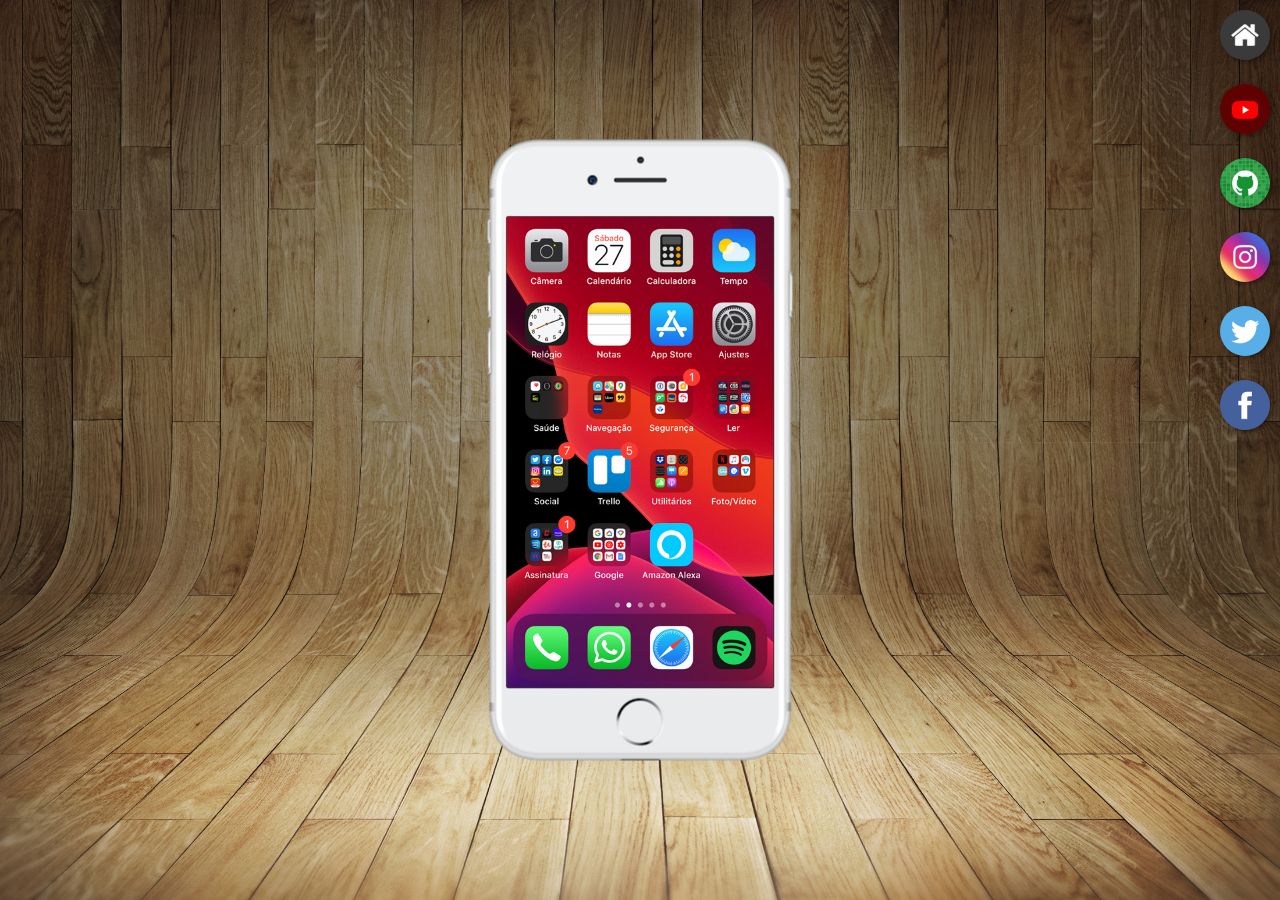
<file: index.html>
<!DOCTYPE html>
<html lang="pt-br">
<head>
    <meta charset="UTF-8">
    <meta name="viewport" content="width=device-width, initial-scale=1.0">
    <link rel="shortcut icon" href="favicon.ico" type="image/x-icon">
    <link rel="stylesheet" href="estilos/style.css">
    <title>Projeto Rdes Sociais</title>
</head>
<body>
    <main>
        <section id="telefone">
            <iframe src="home.html" name="tela" id="tela" frameborder="0">
                Seu navegador não é compatível com isso.
            </iframe>
        </section>
        <section id="redes-sociais">
            <a href="home.html" target="tela"><img src="imagens/logo-home.jpg" alt="Home"></a> <br>
            <a href="youtube.html" target="tela"><img src="imagens/logo-youtube.jpg" alt="YouTube"></a> <br>
            <a href="github.html" target="tela"><img src="imagens/logo-github.jpg" alt="GitHub"></a> <br>
            <a href="instagram.html" target="tela"><img src="imagens/logo-instagram.jpg" alt="Instagram"></a> <br>
            <a href="twitter.html" target="tela"><img src="imagens/logo-twitter.jpg" alt="Twitter"></a> <br>
            <a href="facebook.html" target="tela"><img src="imagens/logo-facebook.jpg" alt="Facebook"></a>
        </section>
    </main>
</body>
</html>
</file>
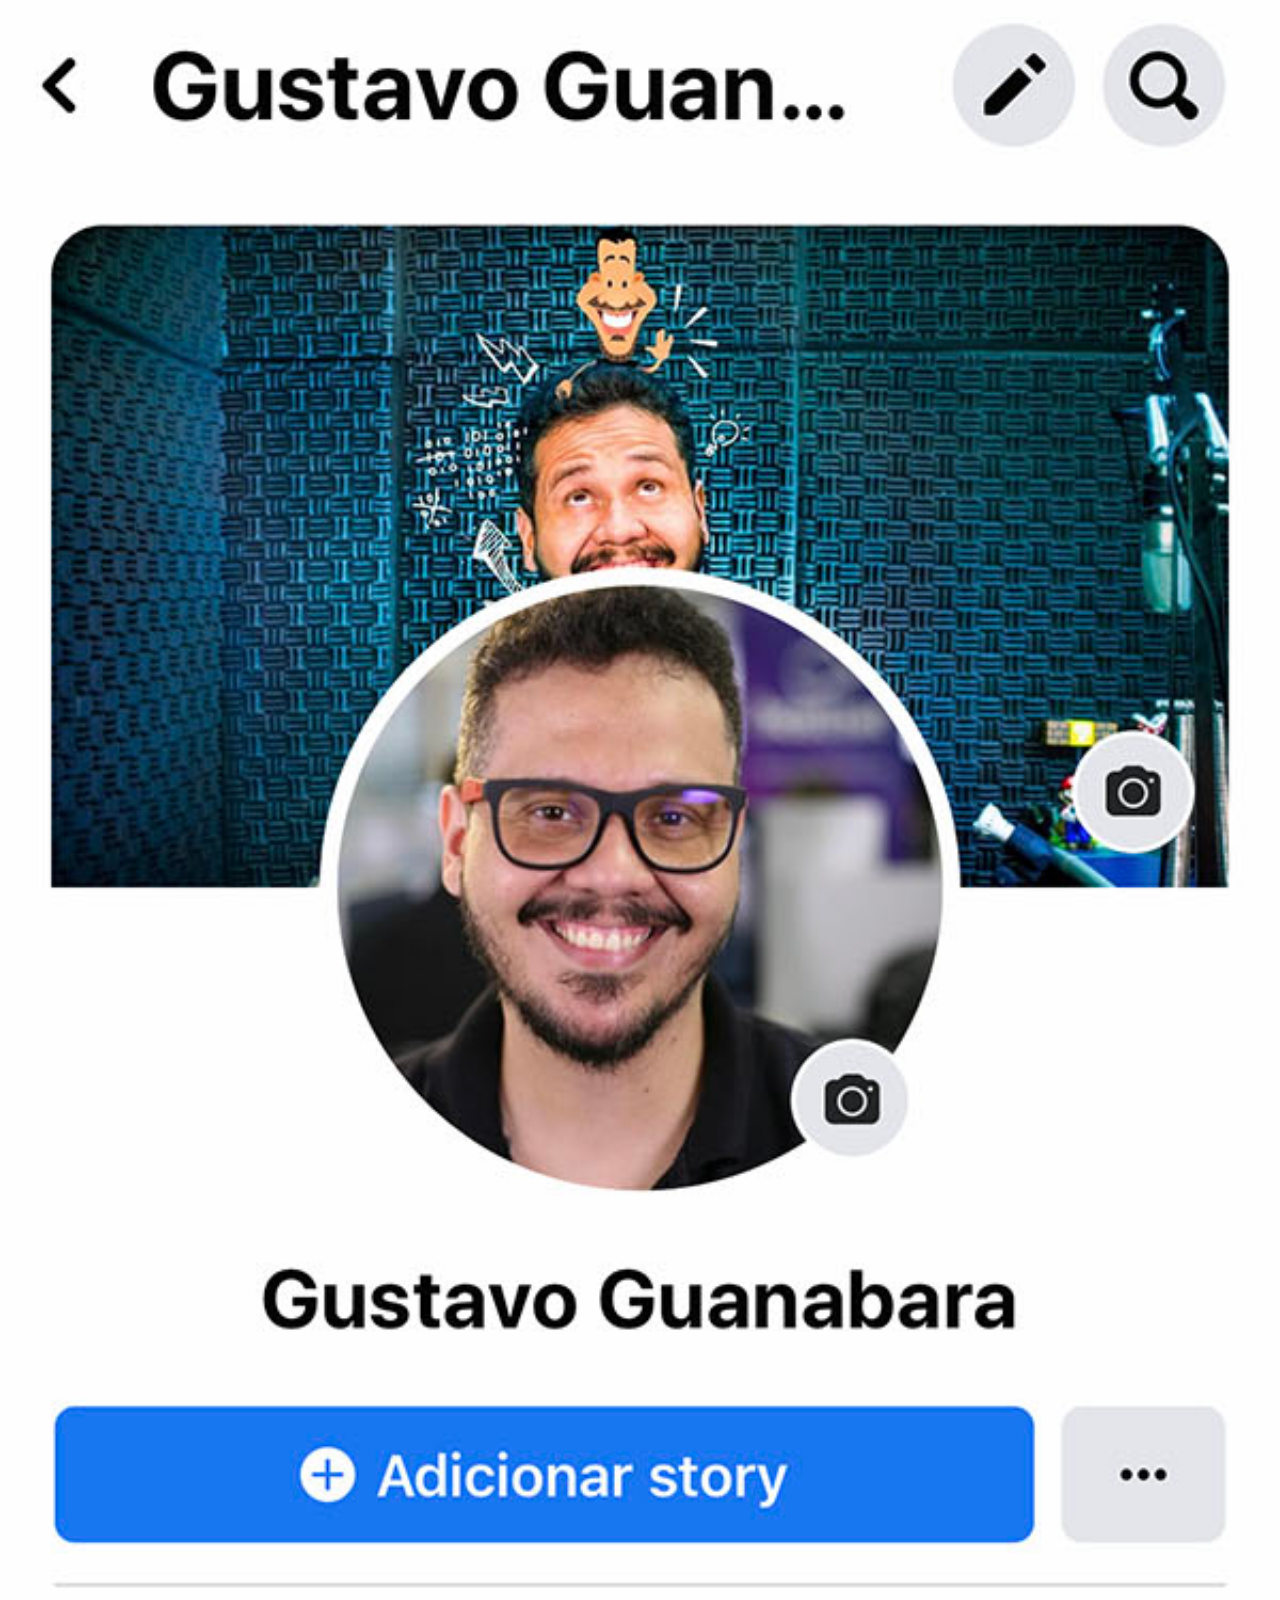
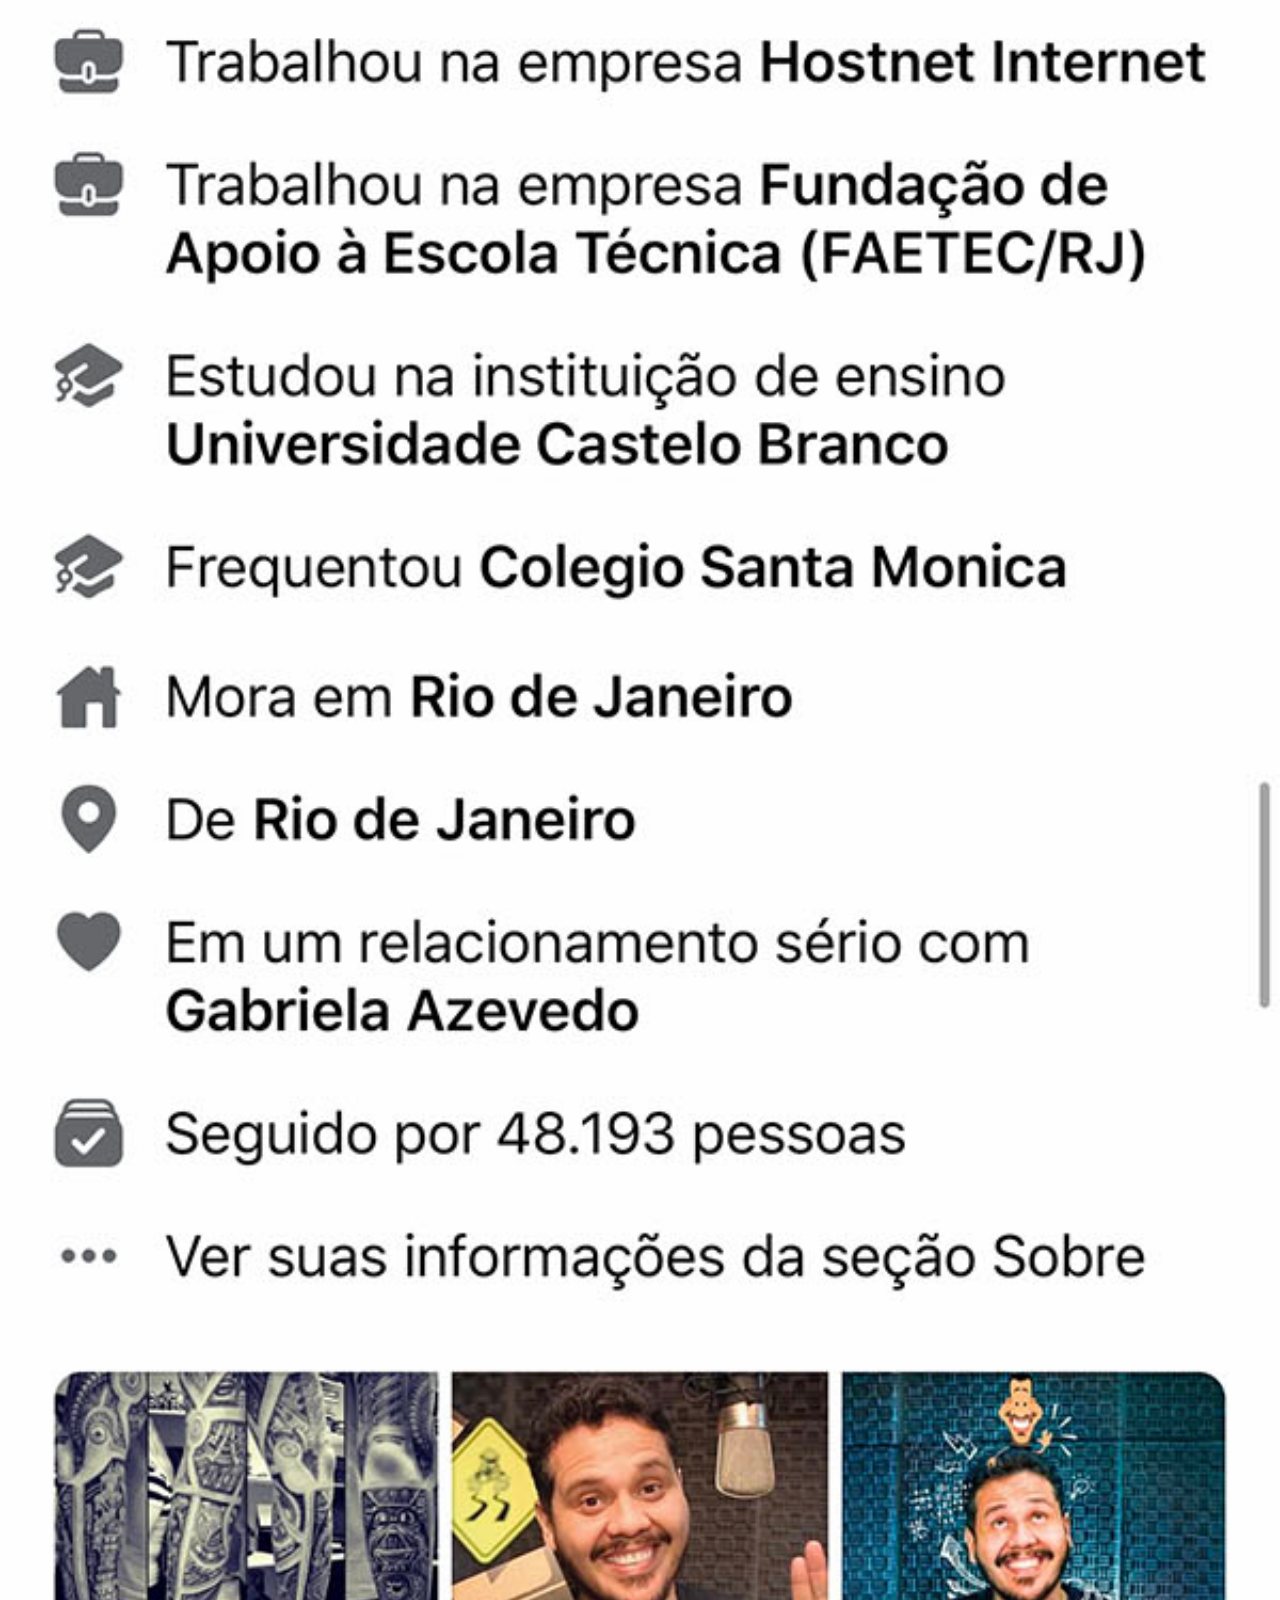
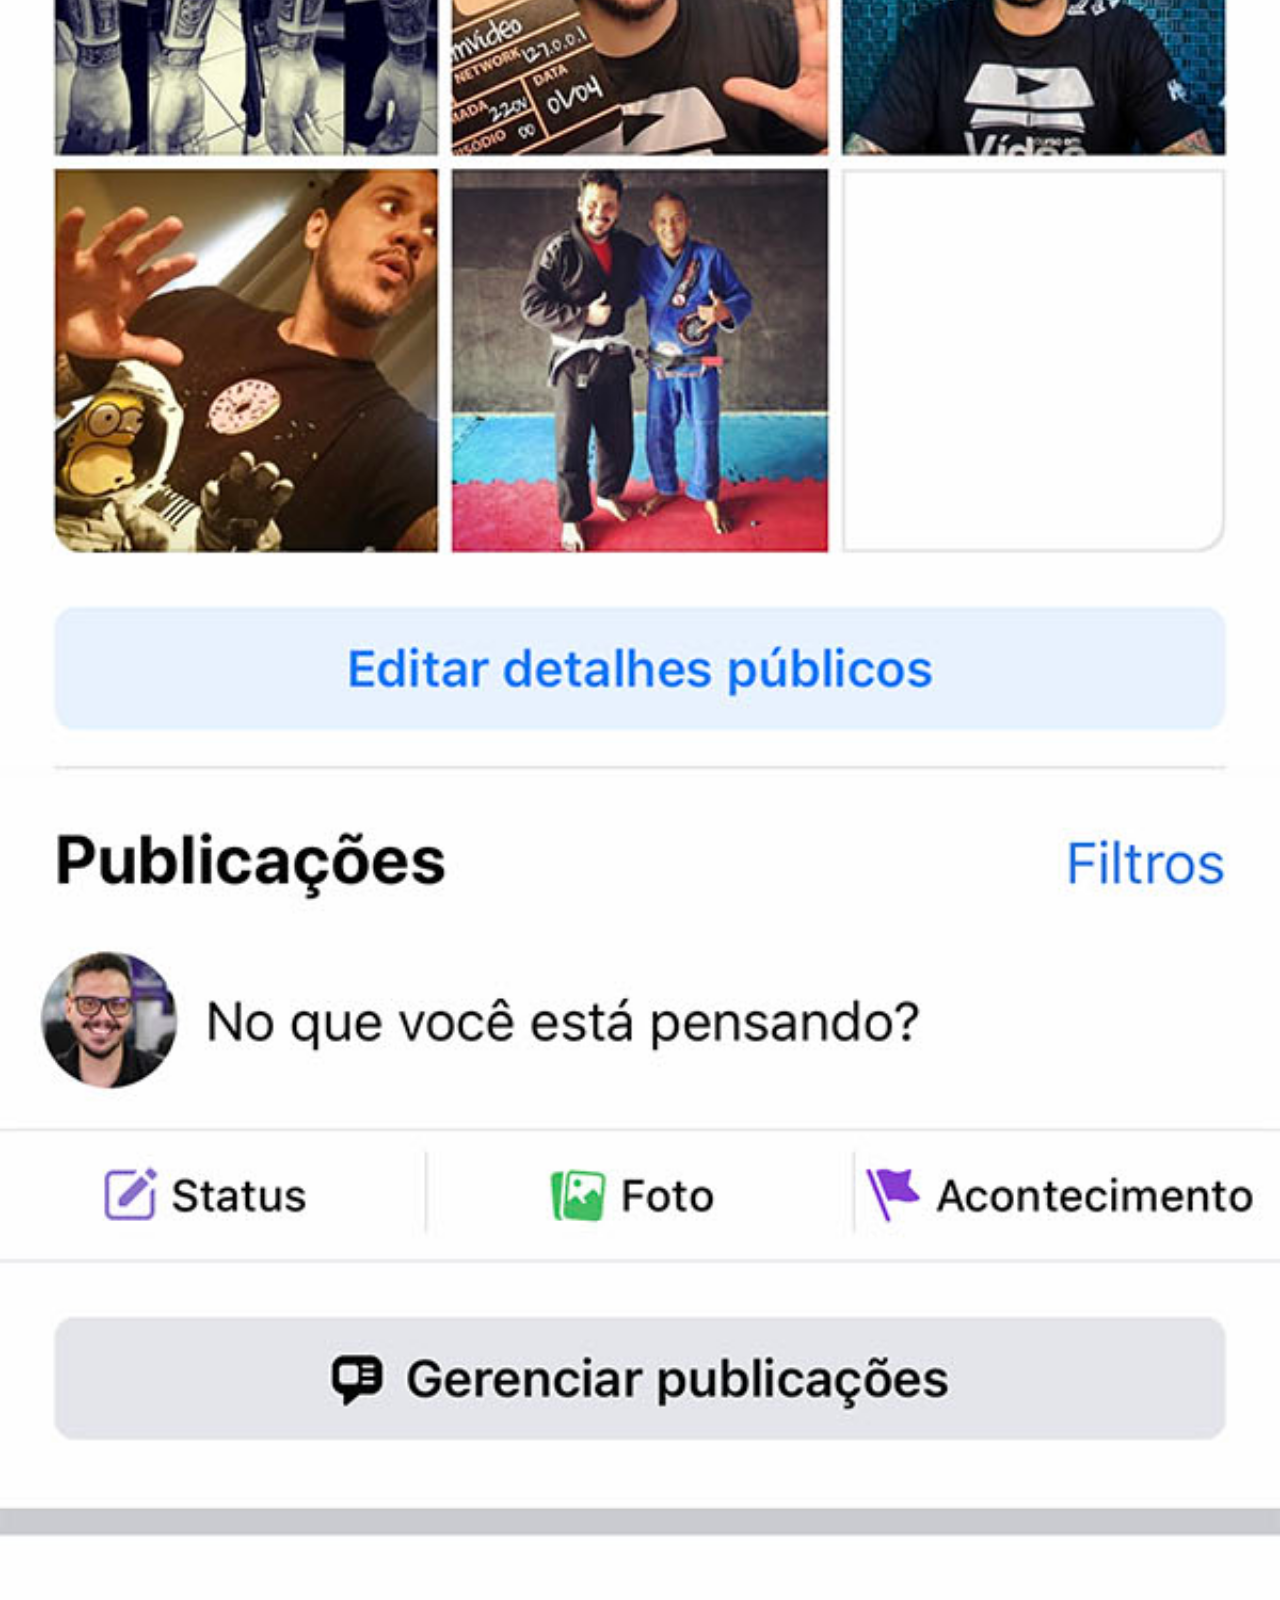
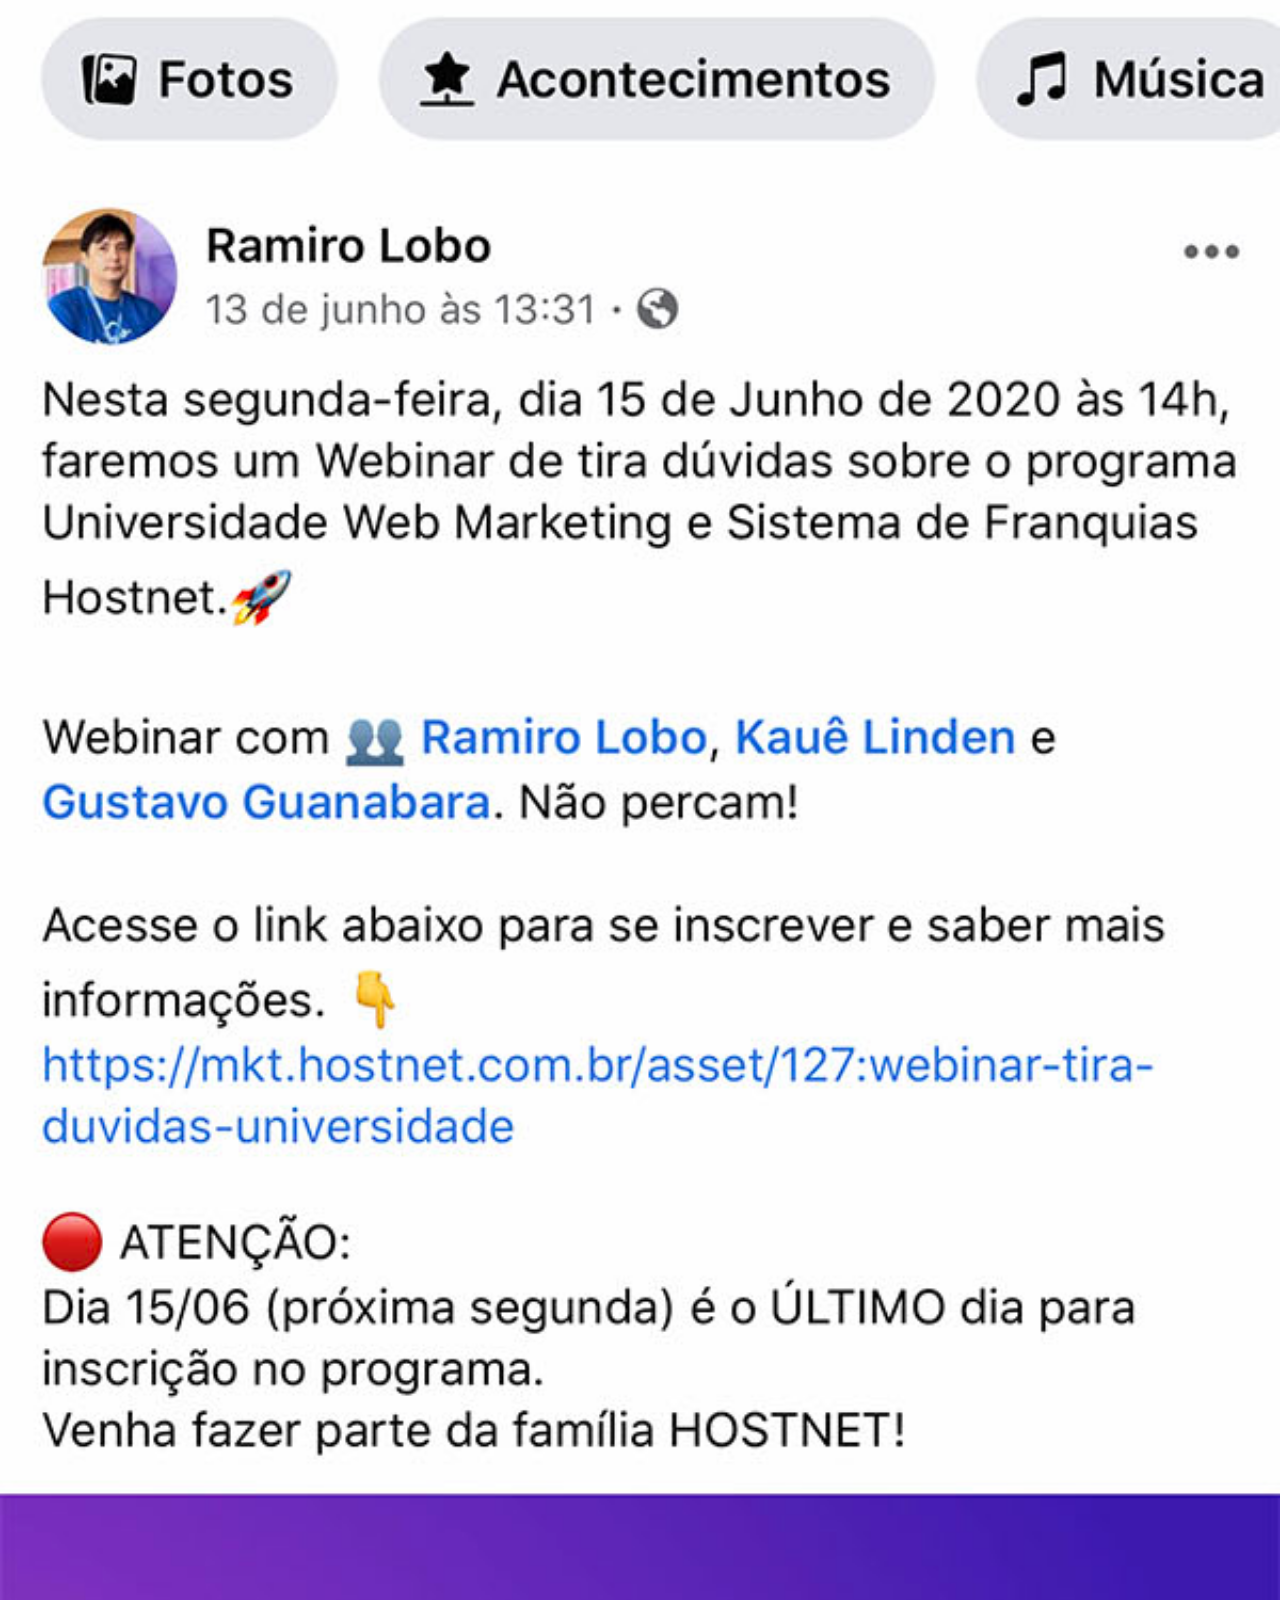
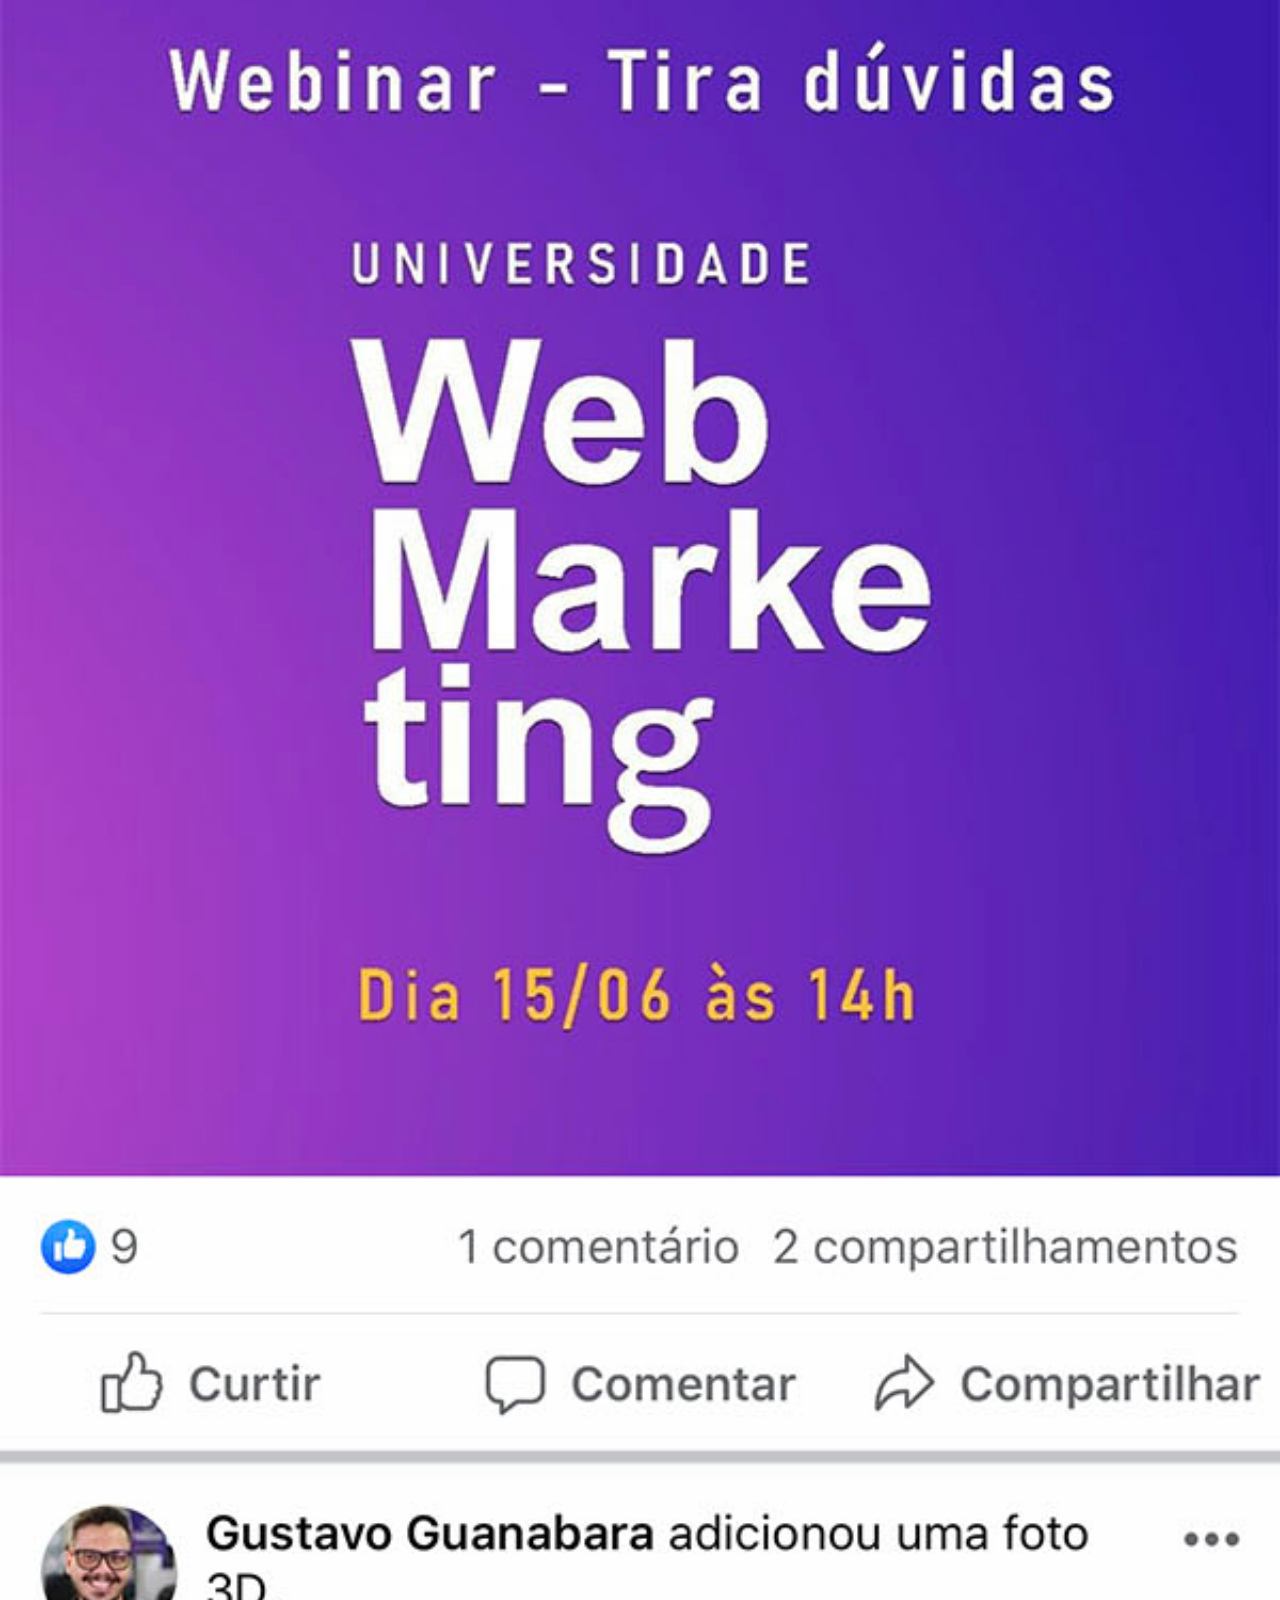
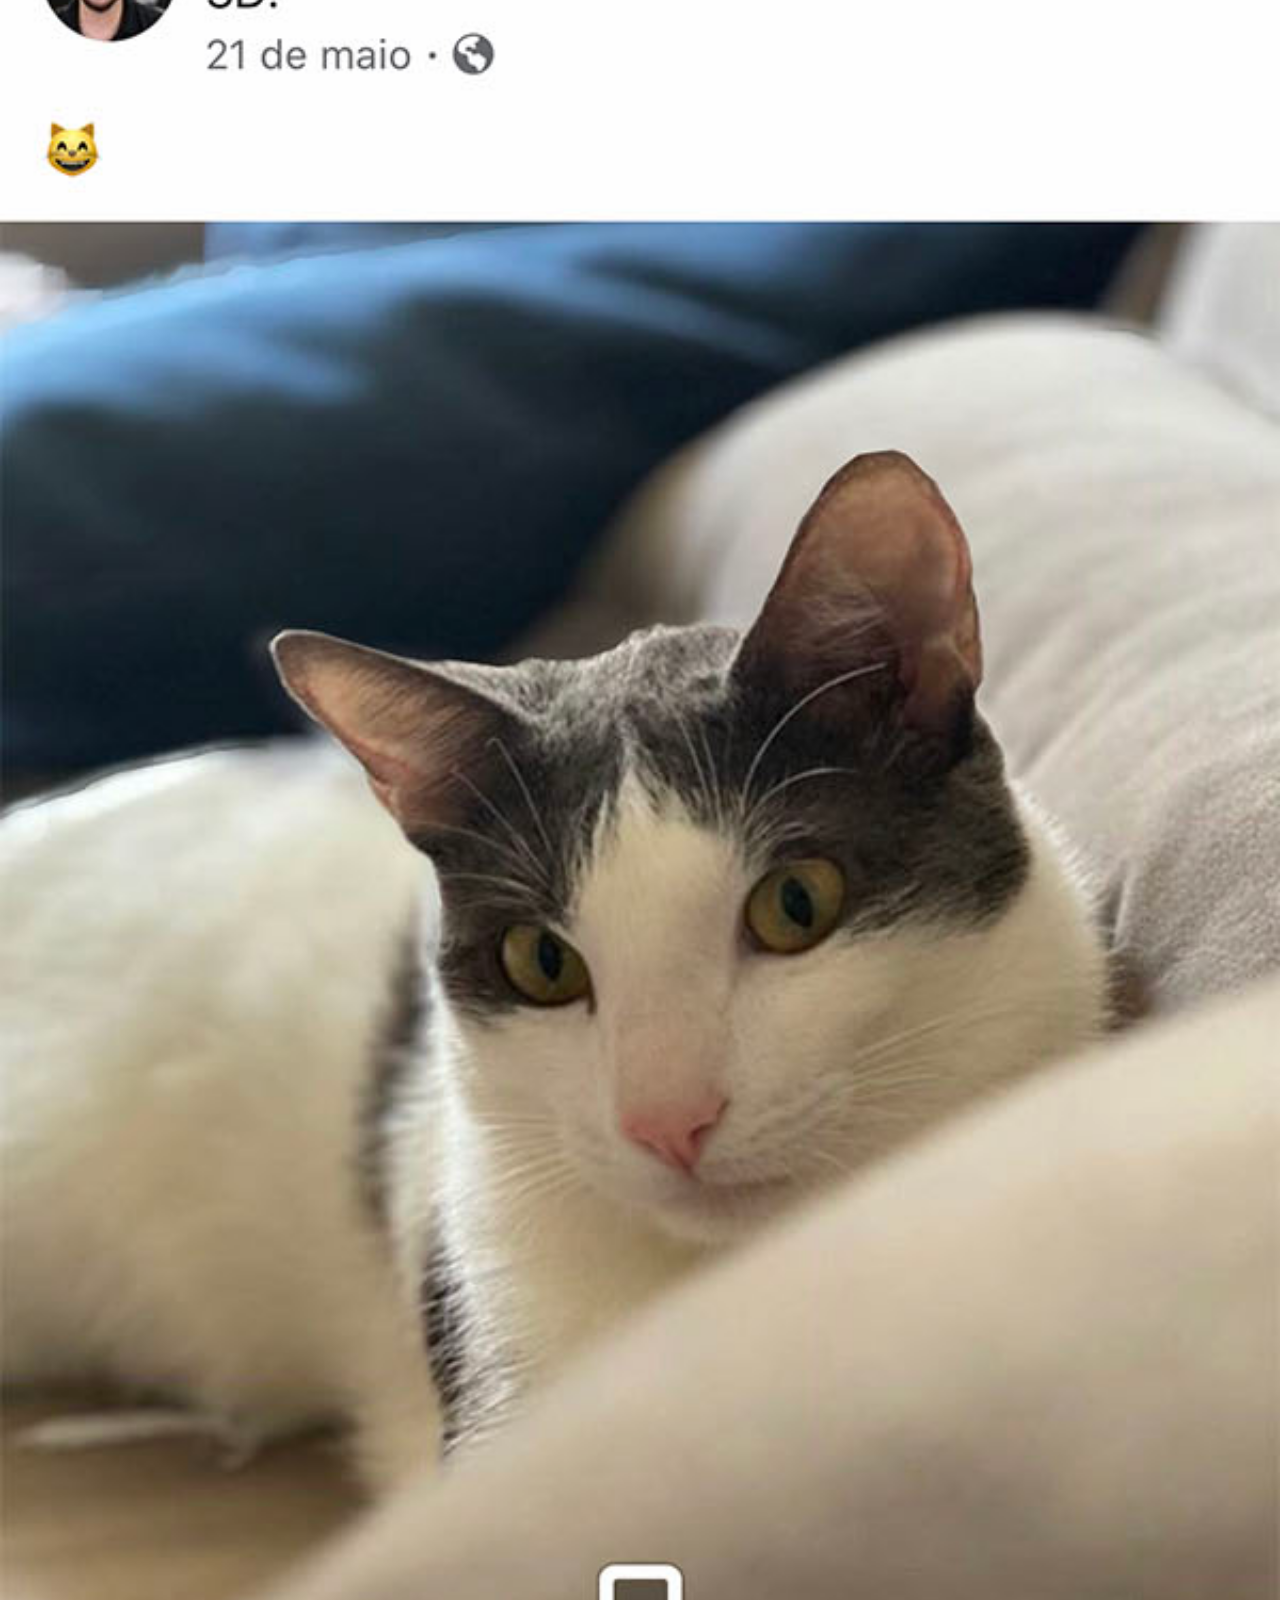
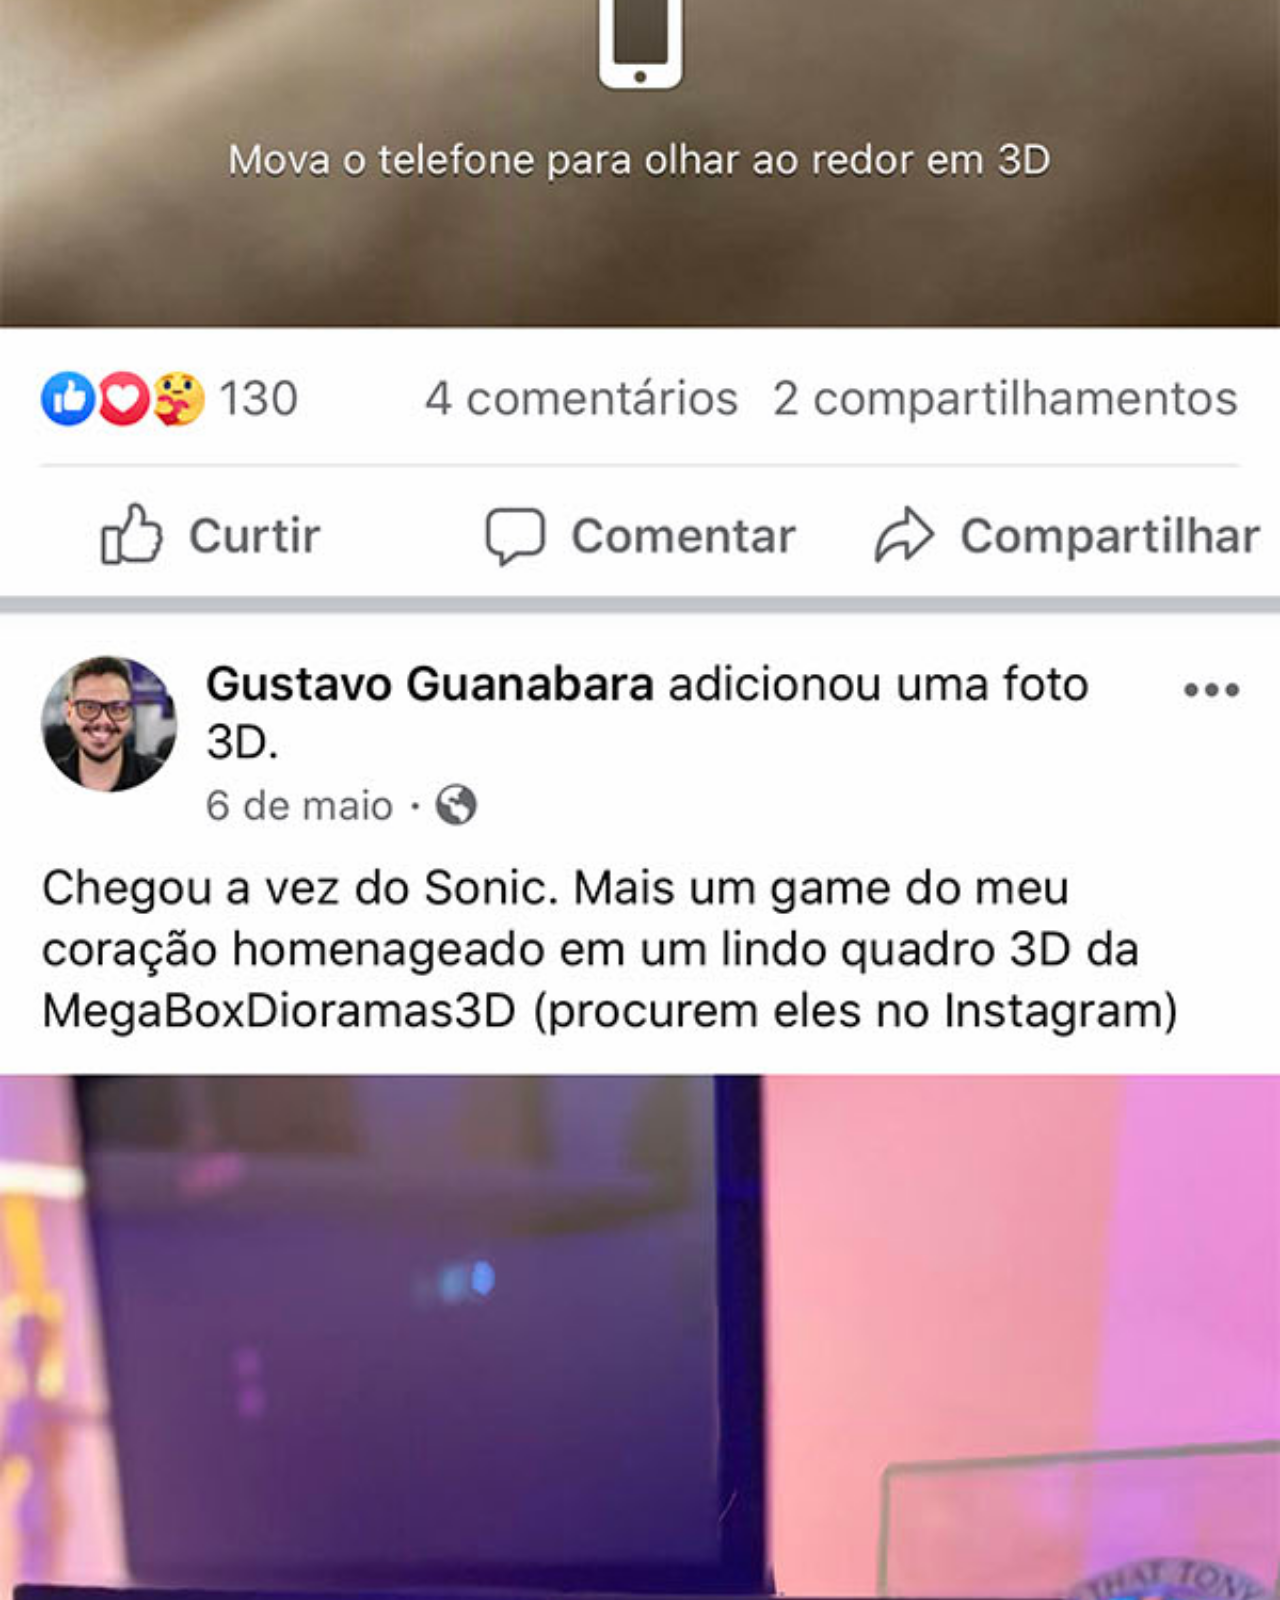
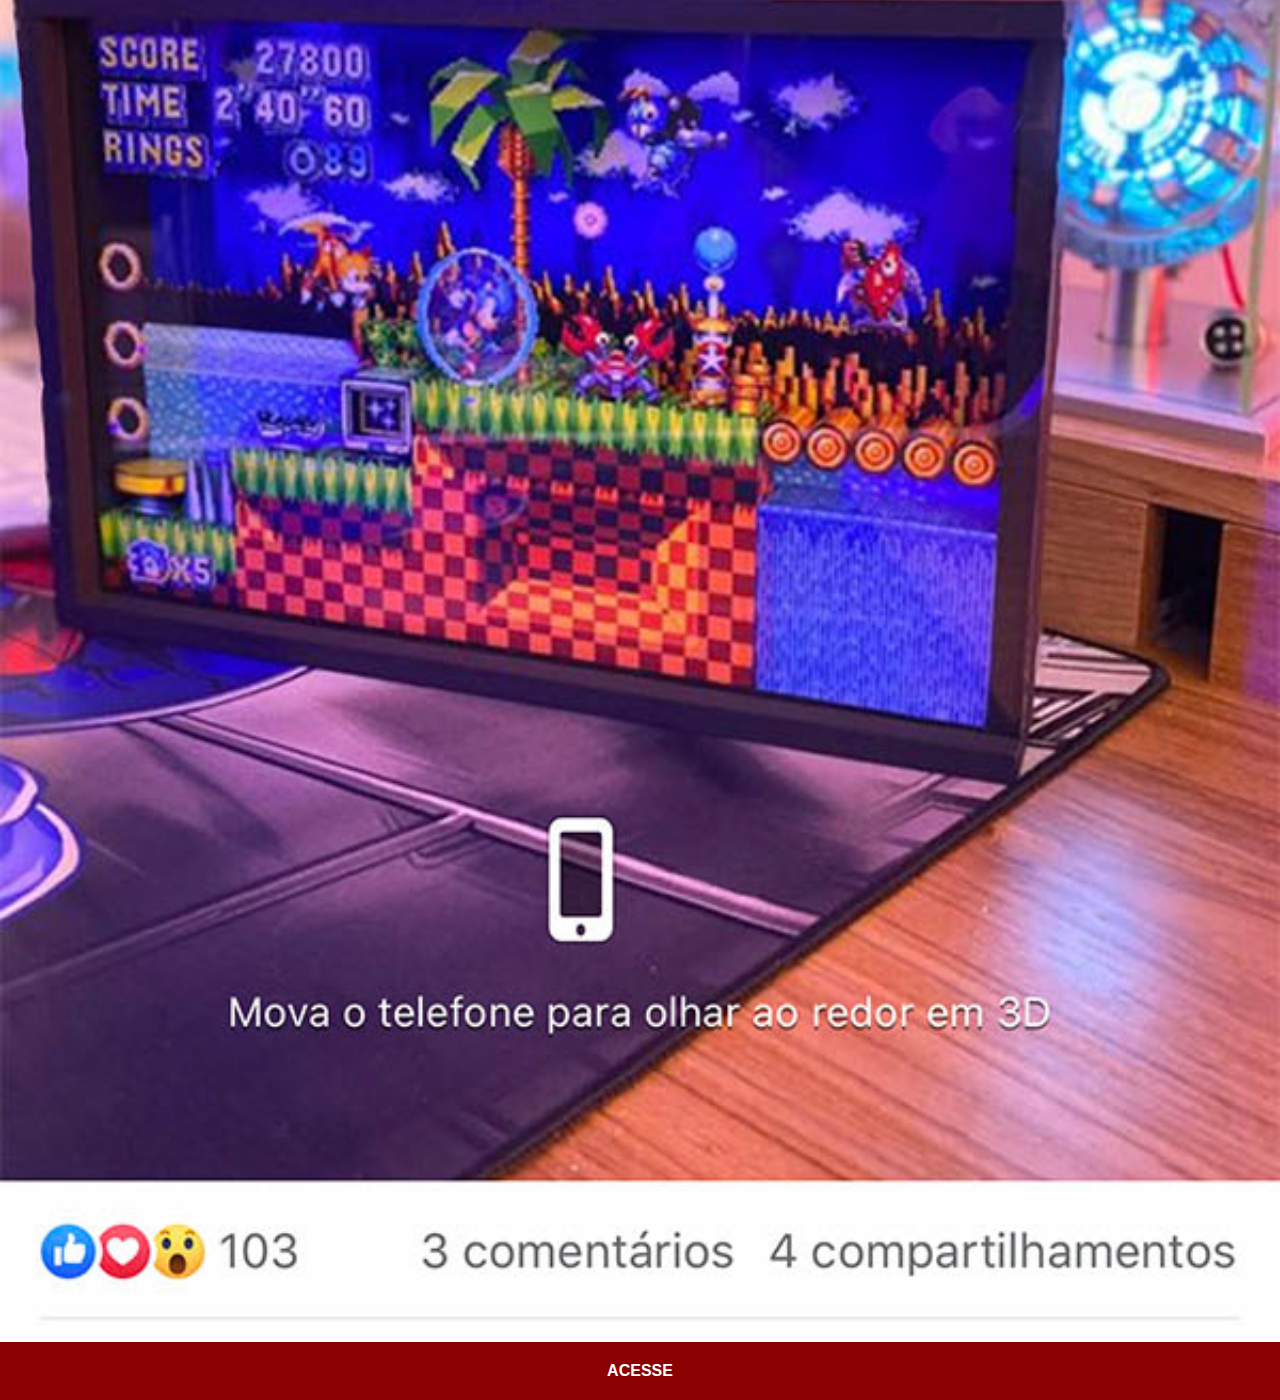
<file: facebook.html>
<!DOCTYPE html>
<html lang="pt-br">
<head>
    <meta charset="UTF-8">
    <meta name="viewport" content="width=device-width, initial-scale=1.0">
    <title>Facebook</title>
    <link rel="stylesheet" href="estilos/social.css">
</head>
<body>
    <img src="imagens/tela-facebook.jpg" alt="Facebook">
    <a href="https://www.facebook.com/gustavoguanabara/?locale=pt_BR" target="_blank">ACESSE</a>
</body>
</html>
</file>
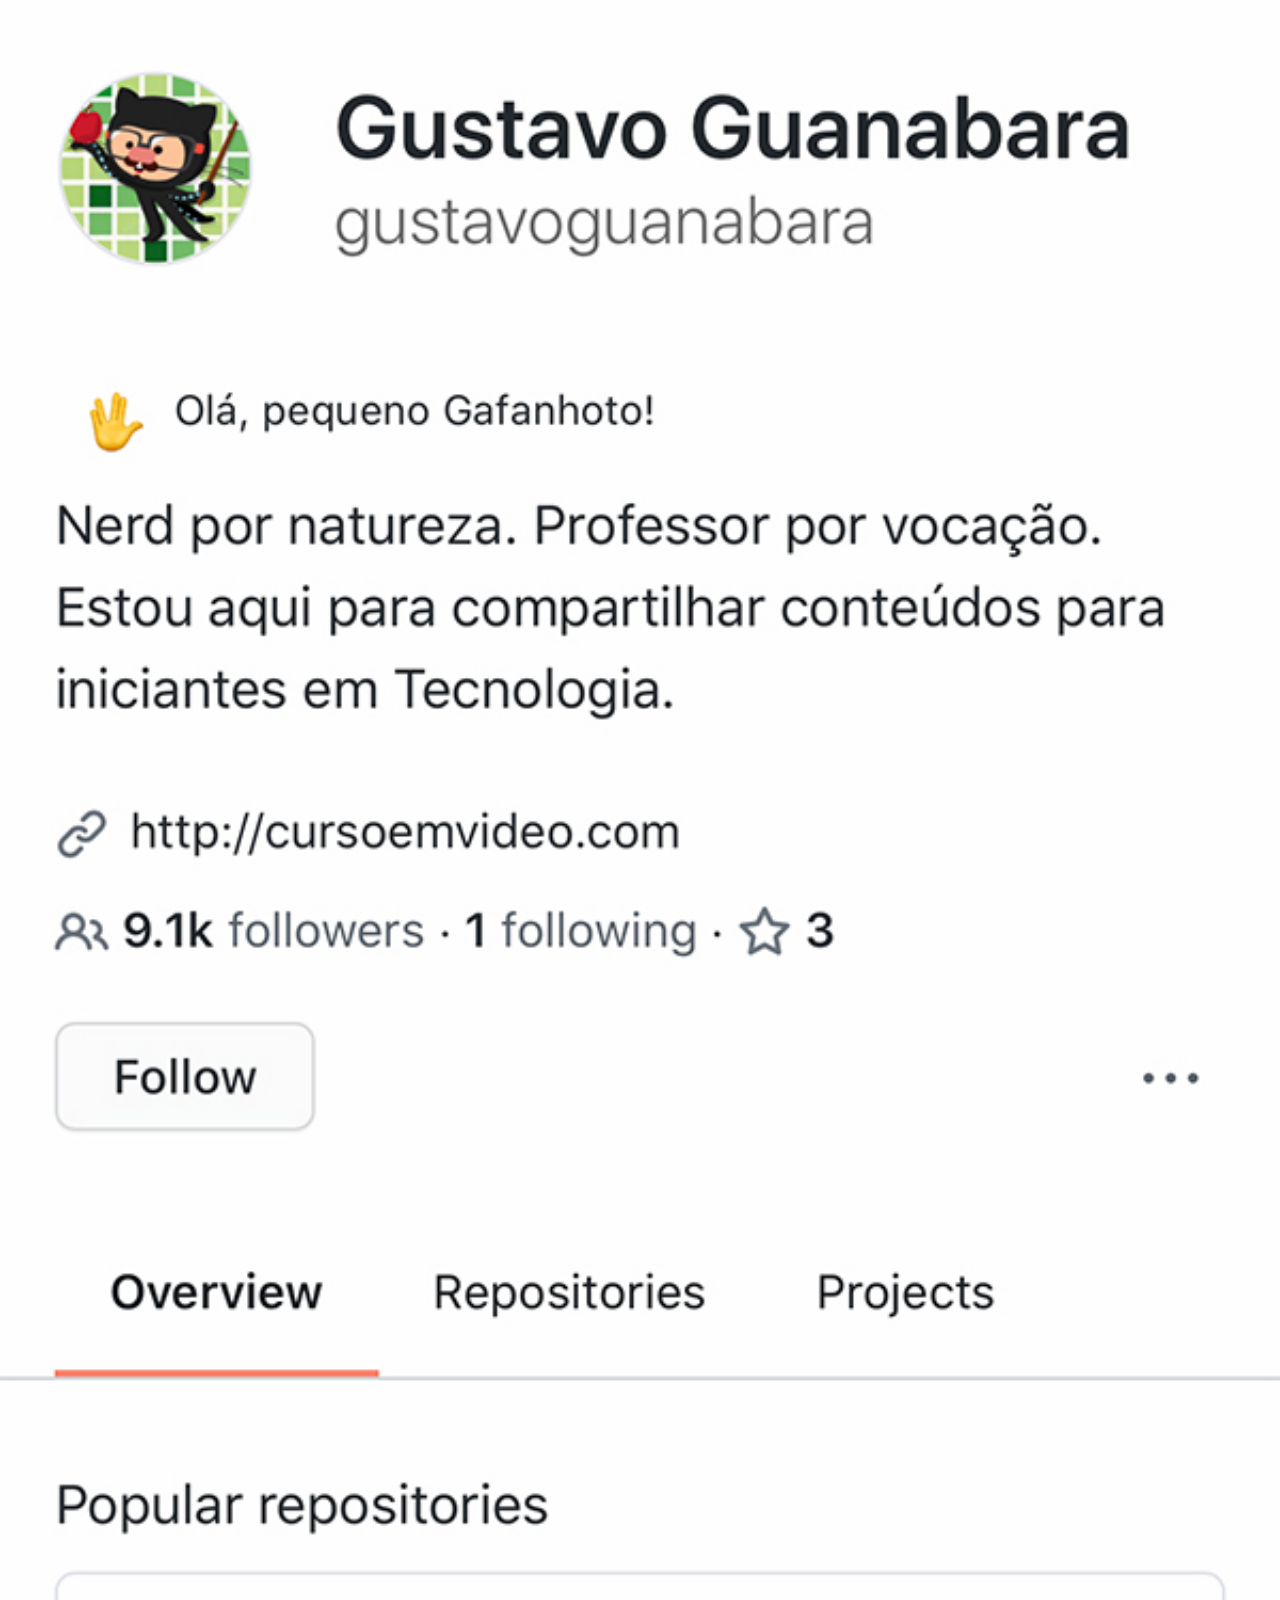
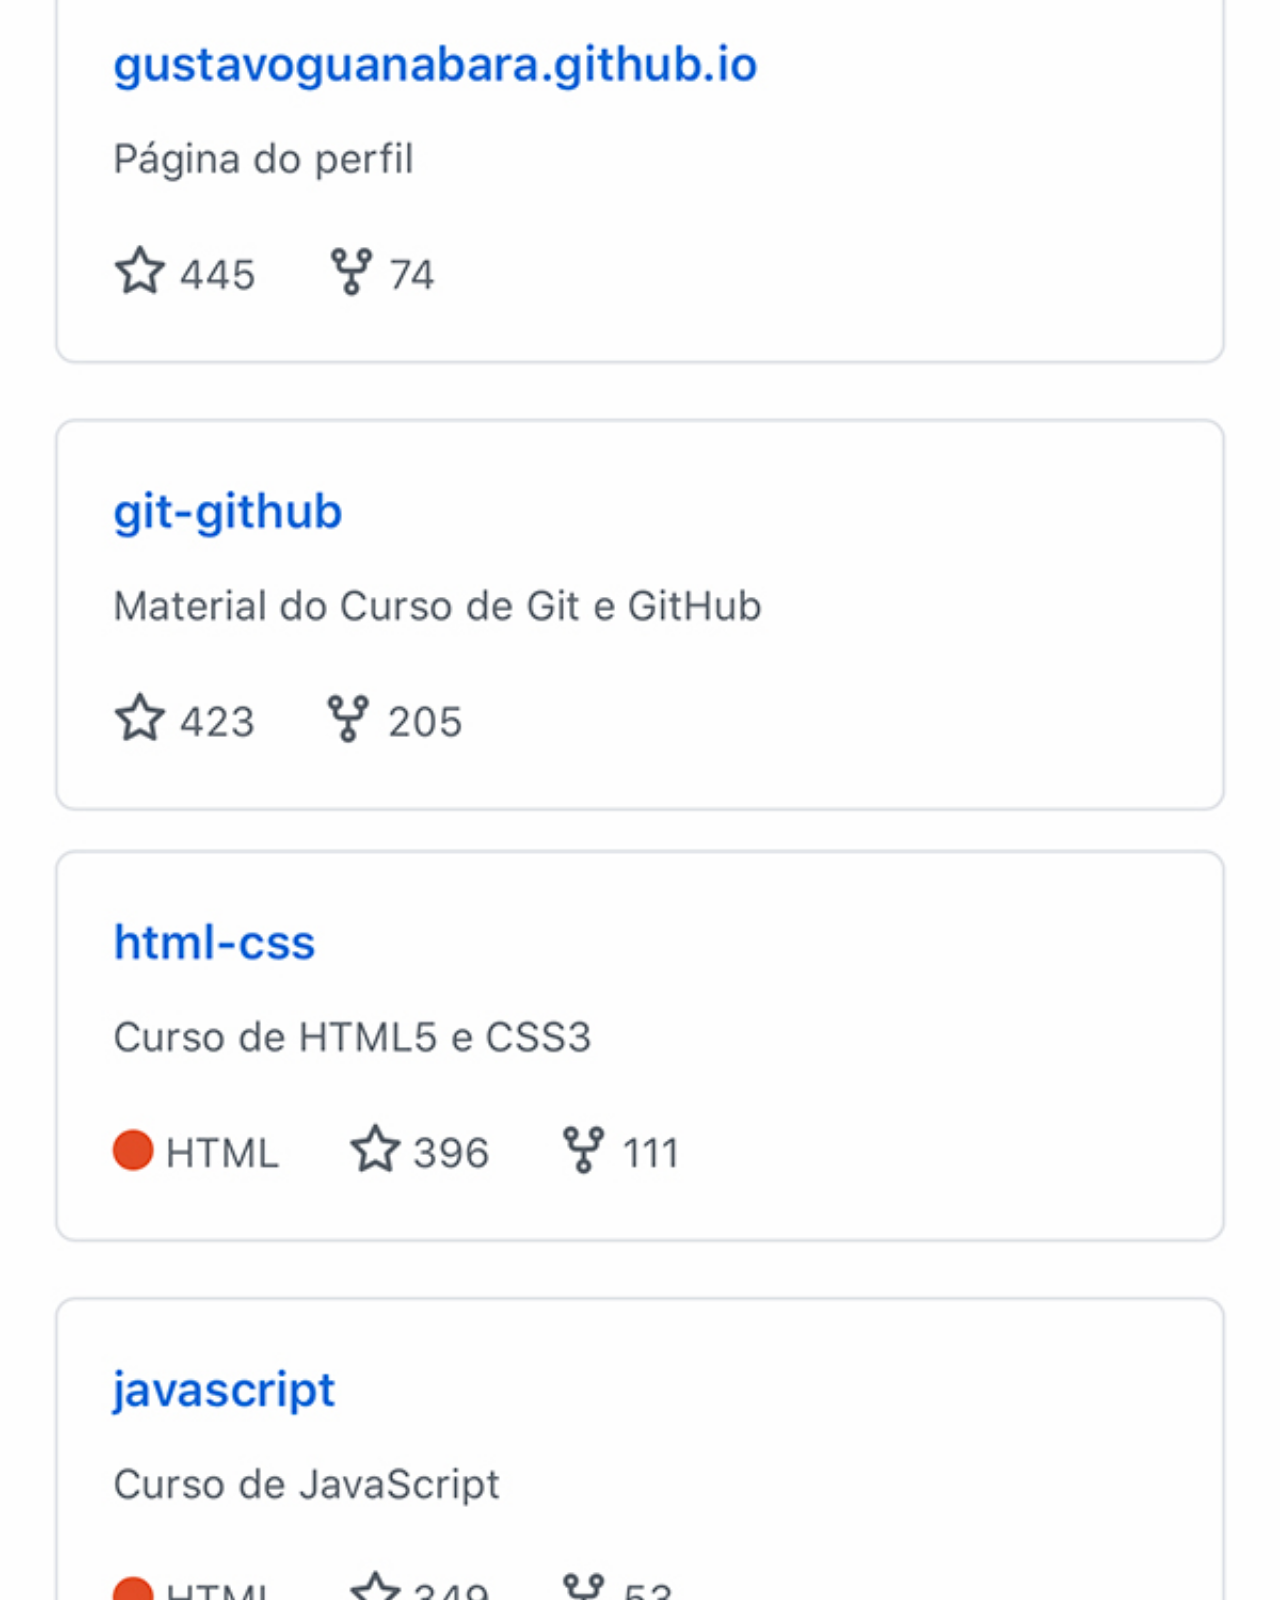
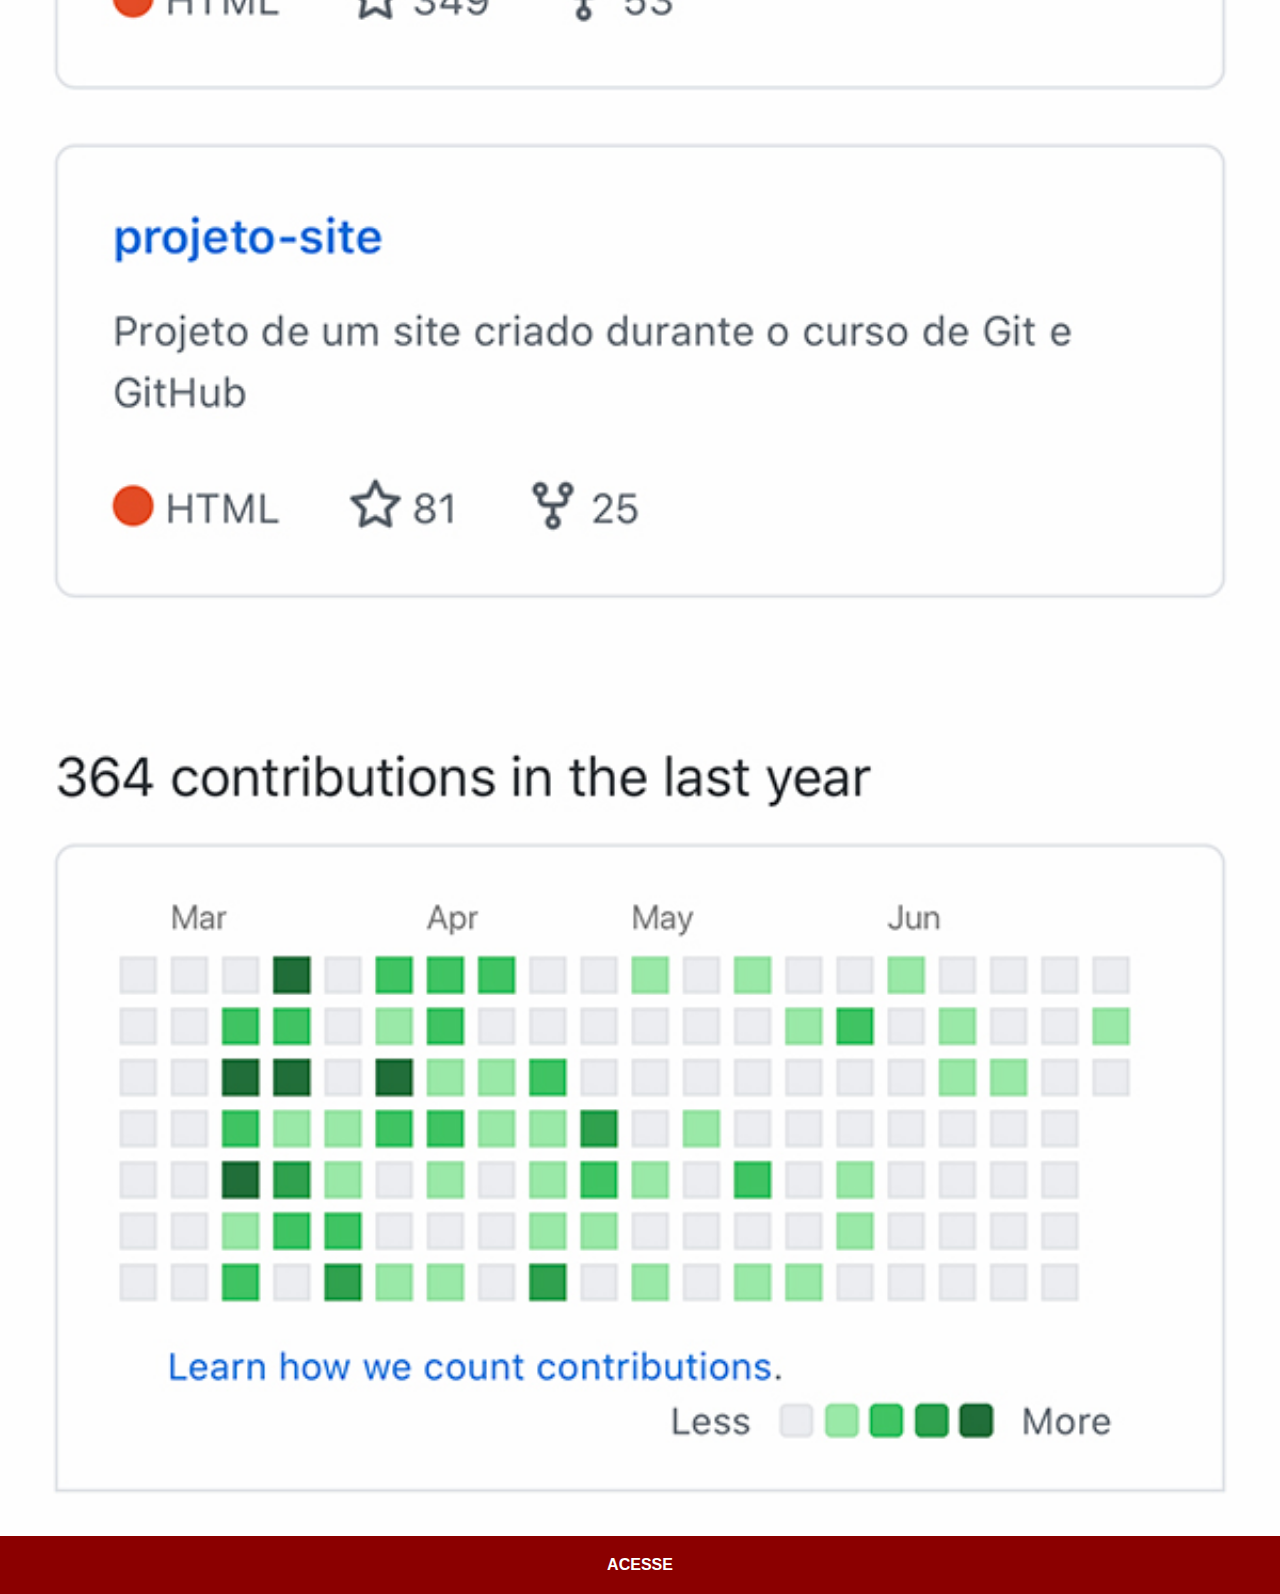
<file: github.html>
<!DOCTYPE html>
<html lang="pt-br">
<head>
    <meta charset="UTF-8">
    <meta name="viewport" content="width=device-width, initial-scale=1.0">
    <title>GitHub</title>
    <link rel="stylesheet" href="estilos/social.css">
</head>
<body>
    <img src="imagens/tela-github.jpg" alt="GitHub">
    <a href="https://github.com/gustavoguanabara/" target="_blank">ACESSE</a>
</body>
</html>
</file>
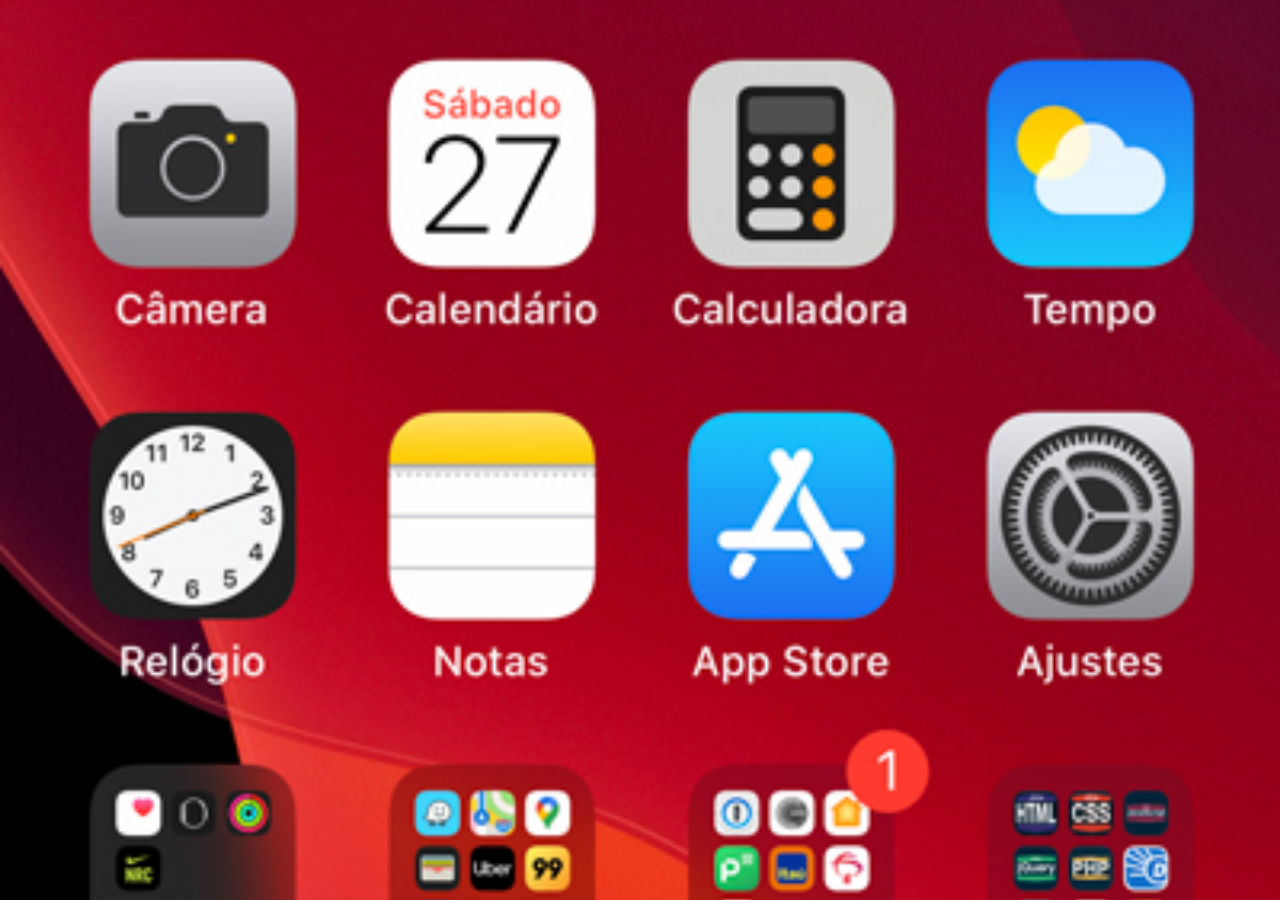
<file: home.html>
<!DOCTYPE html>
<html lang="pt-br">
<head>
    <meta charset="UTF-8">
    <meta name="viewport" content="width=device-width, initial-scale=1.0">
    <title>Home</title>
</head>
<style>
    *{
        margin: 0px;
        padding: 0px;
    }

    body{
        width: 100vw;
        height: 100vh;
        background: black url('imagens/tela-home.jpg') no-repeat top center;
        background-size: cover;
    }
</style>
<body>
    
</body>
</html>
</file>
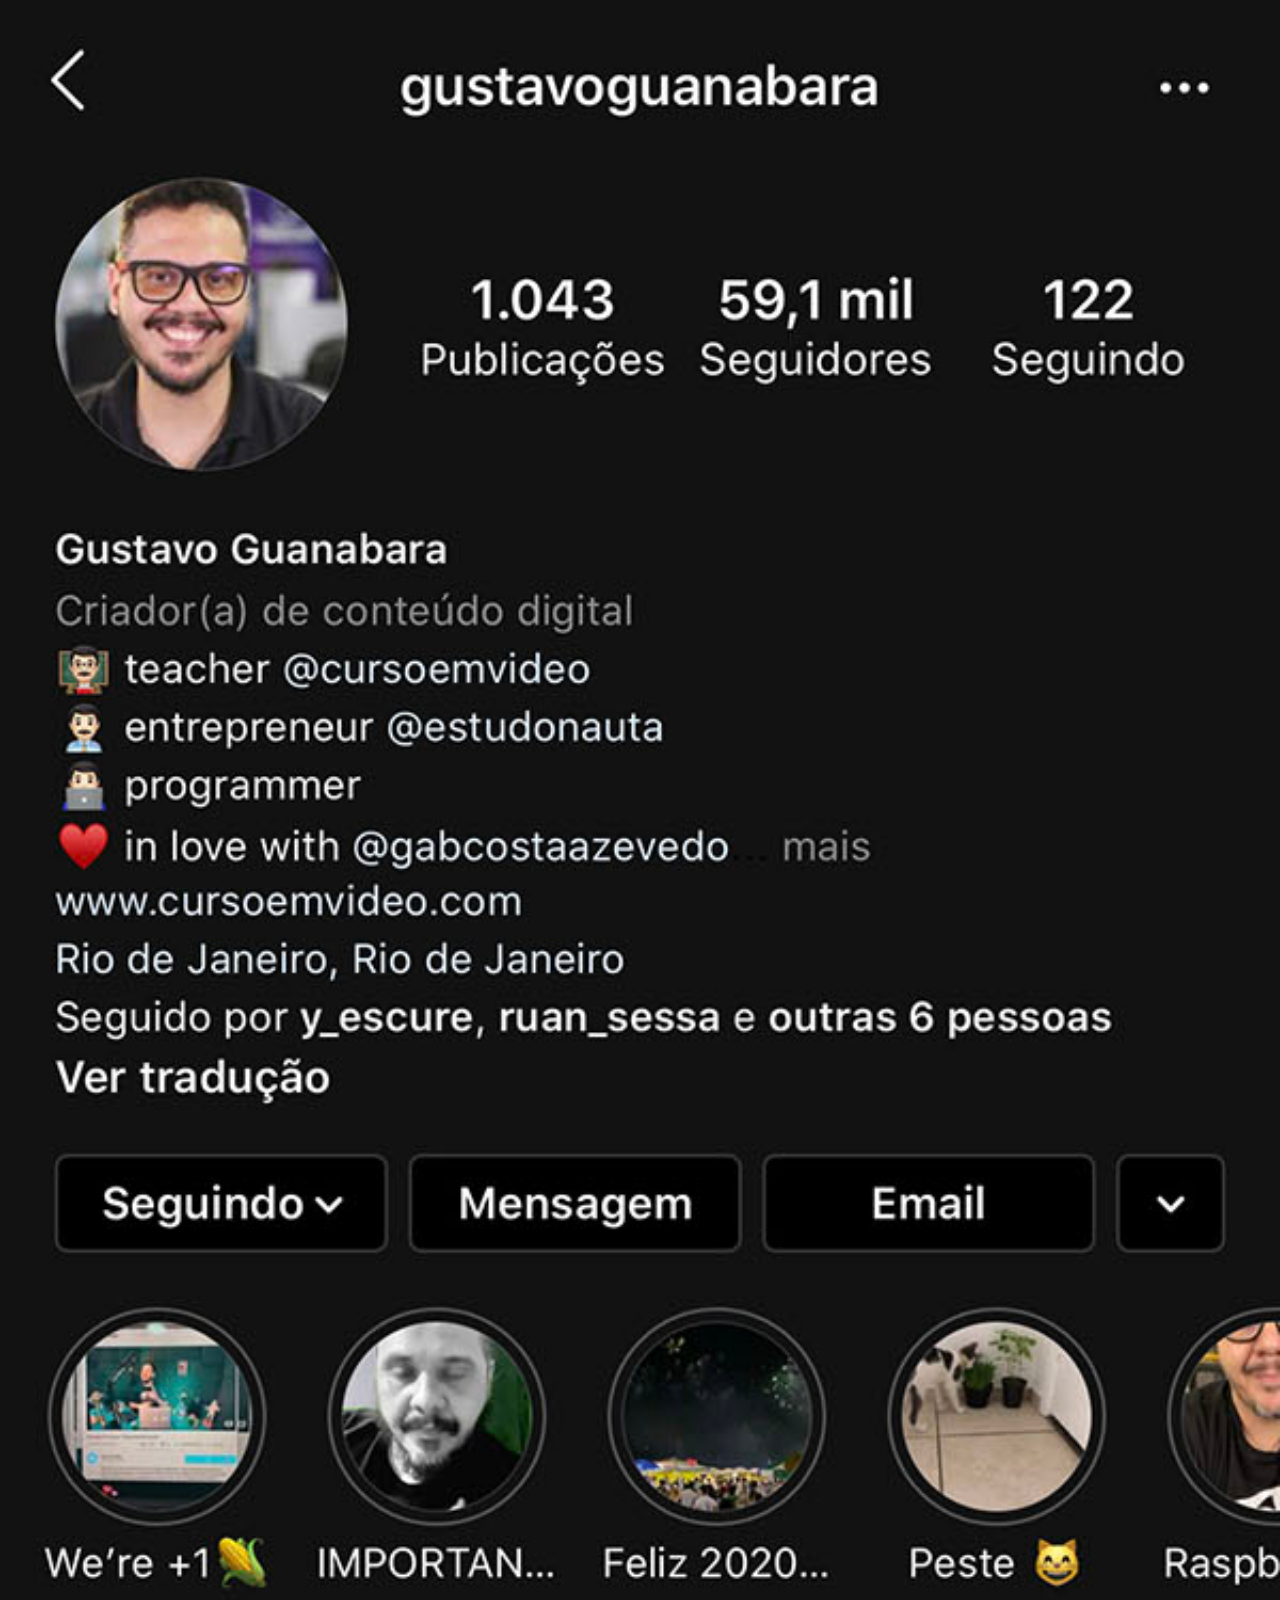
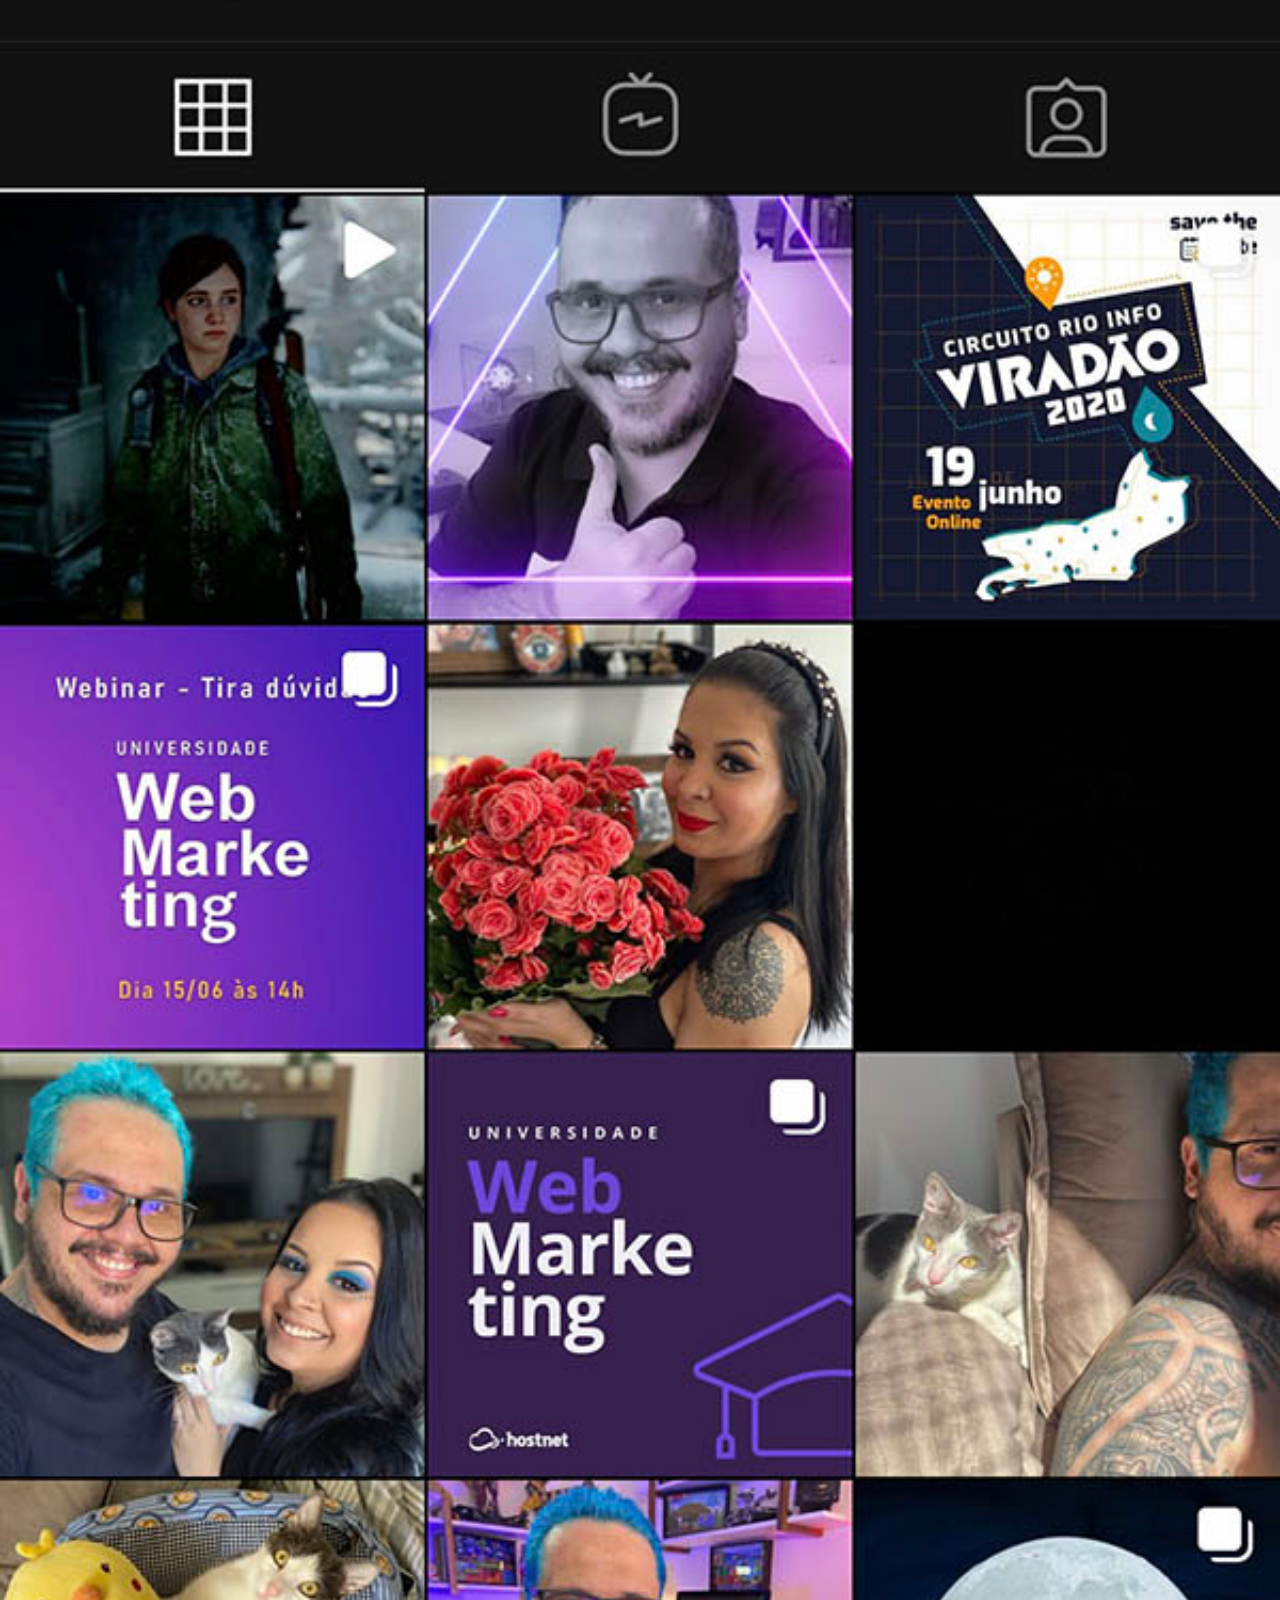
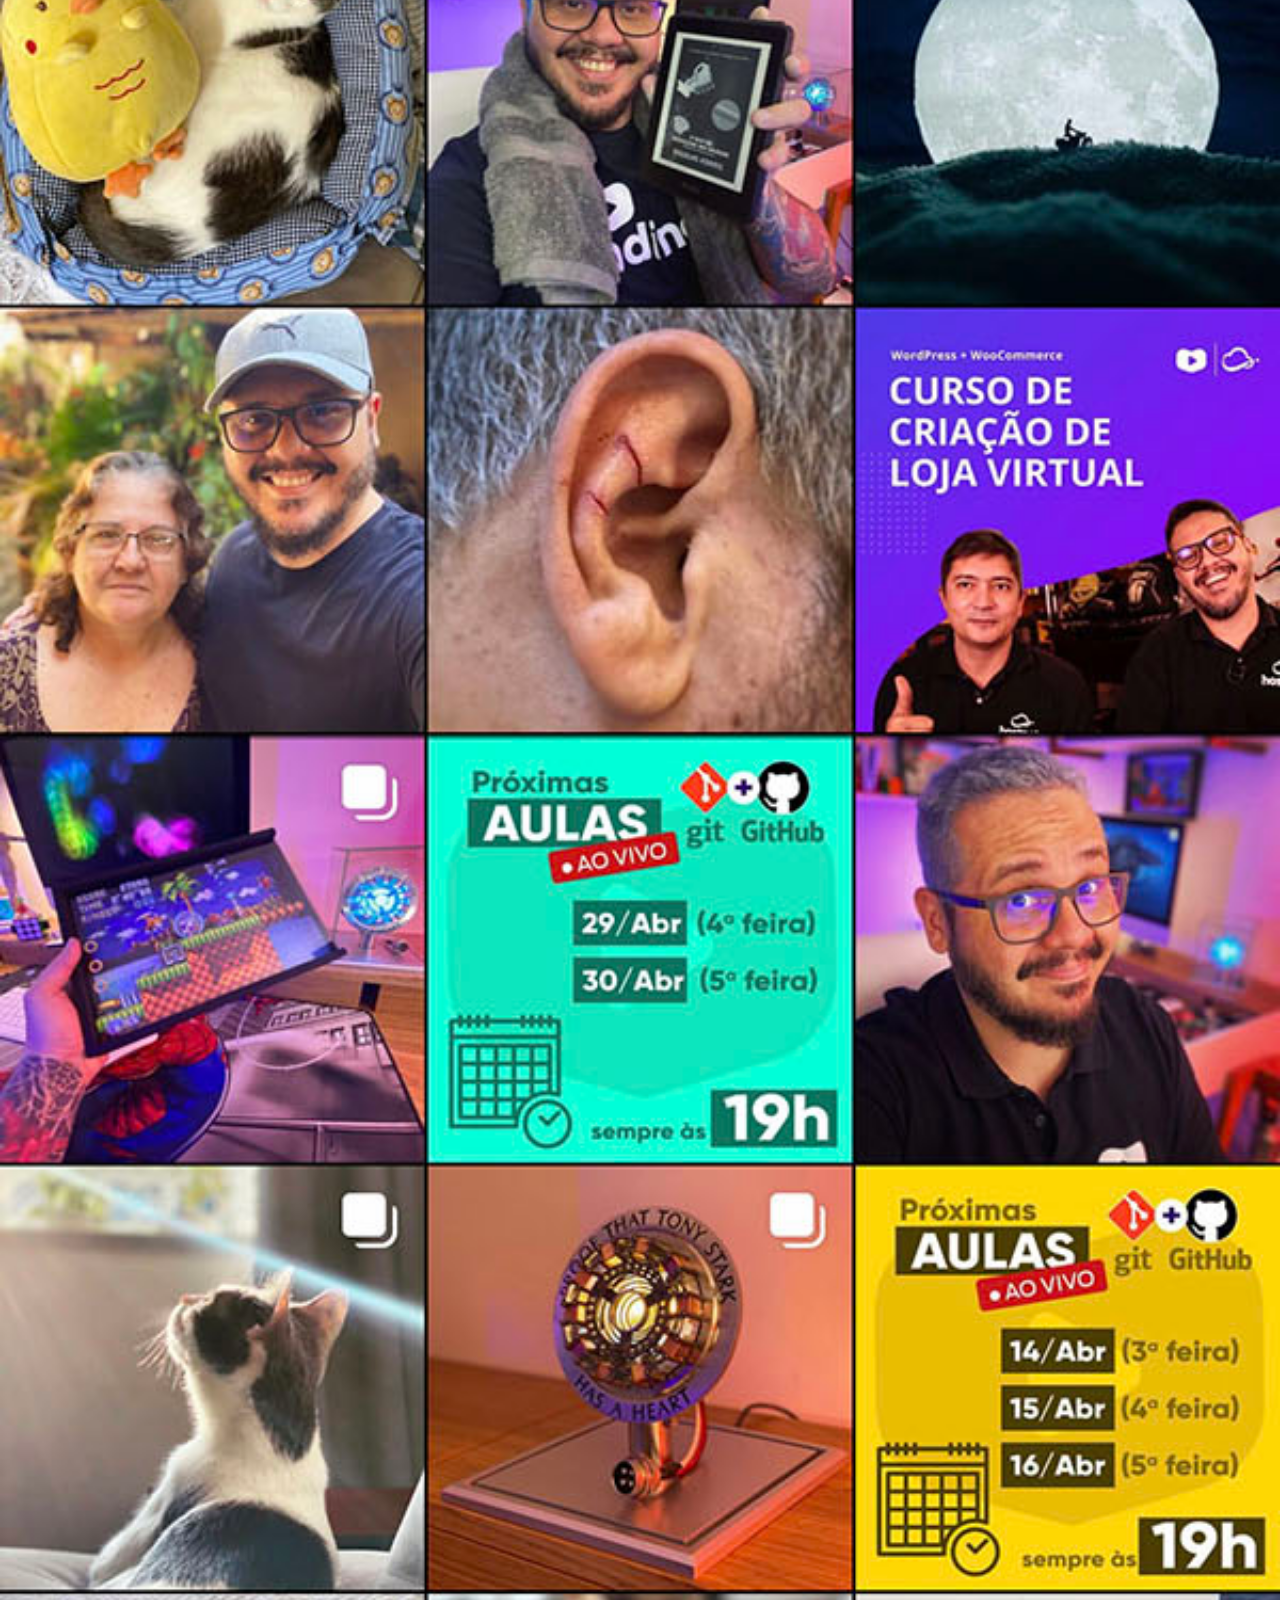
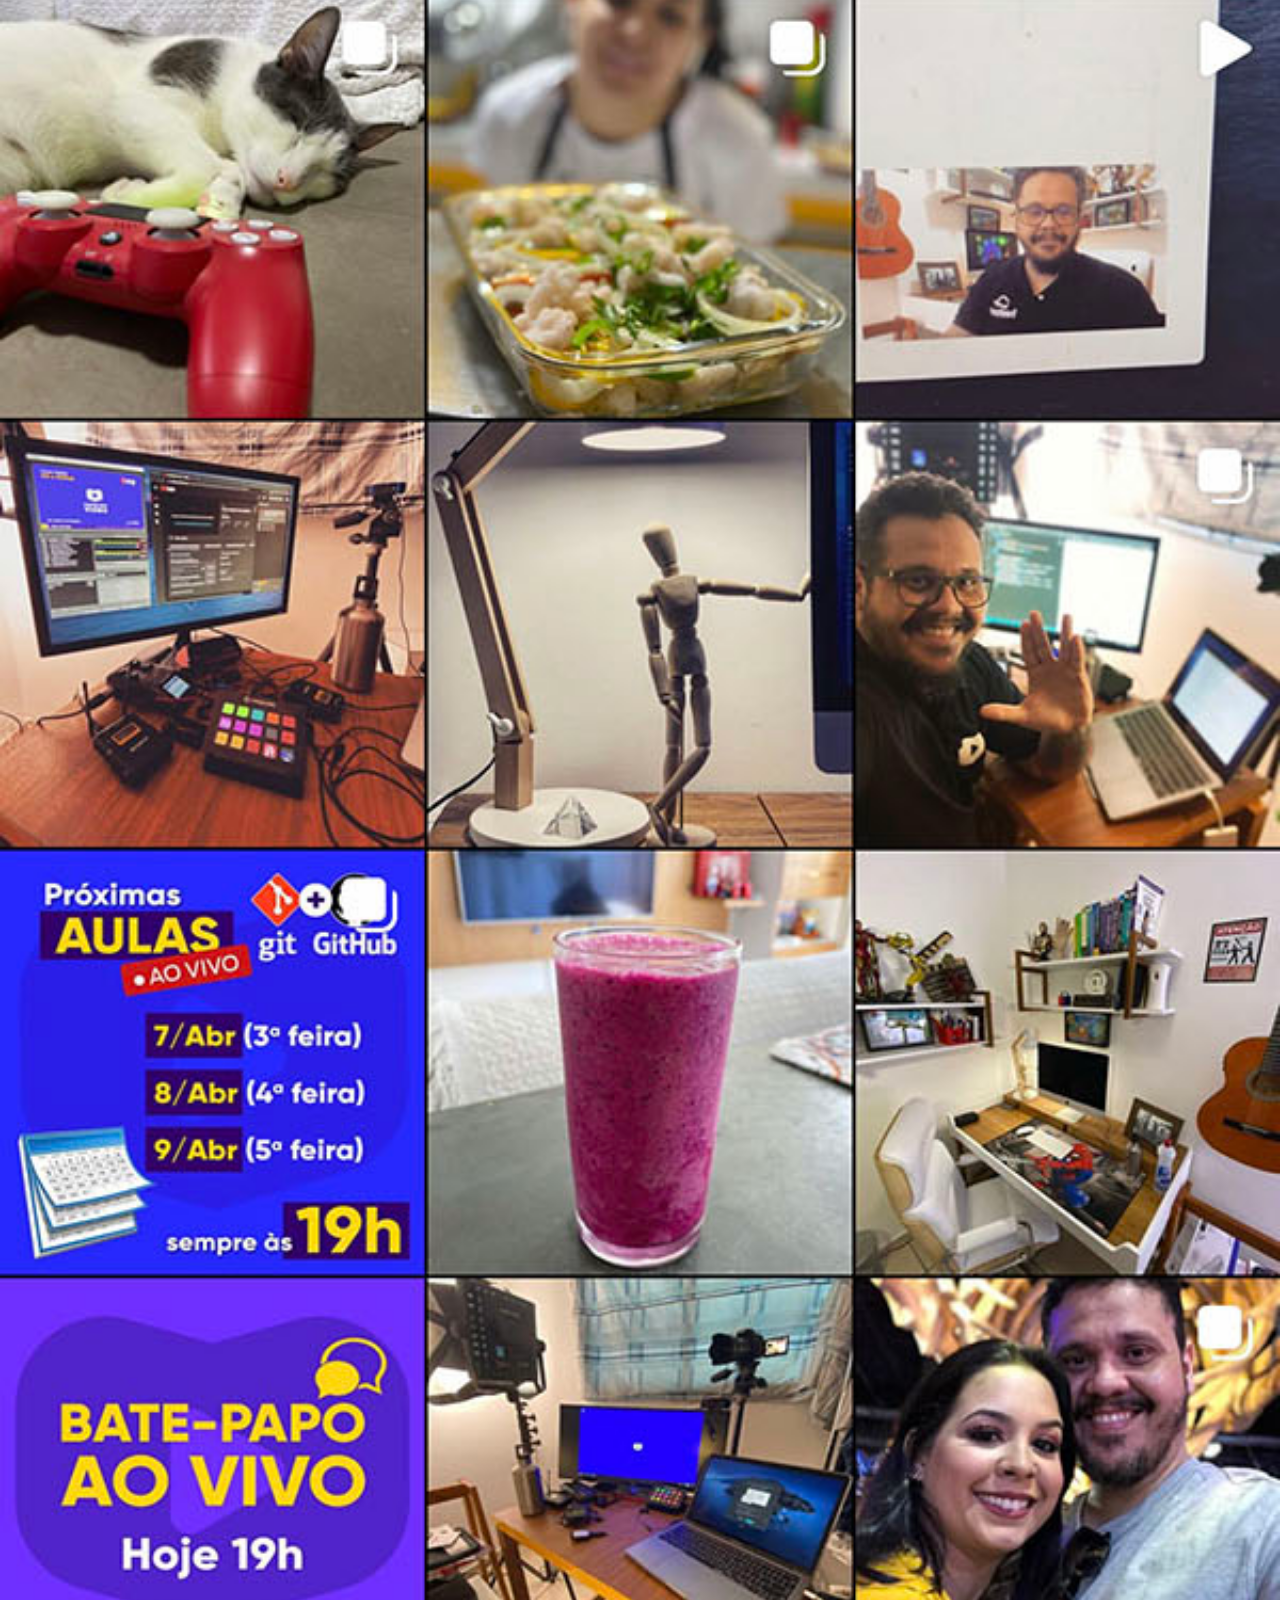
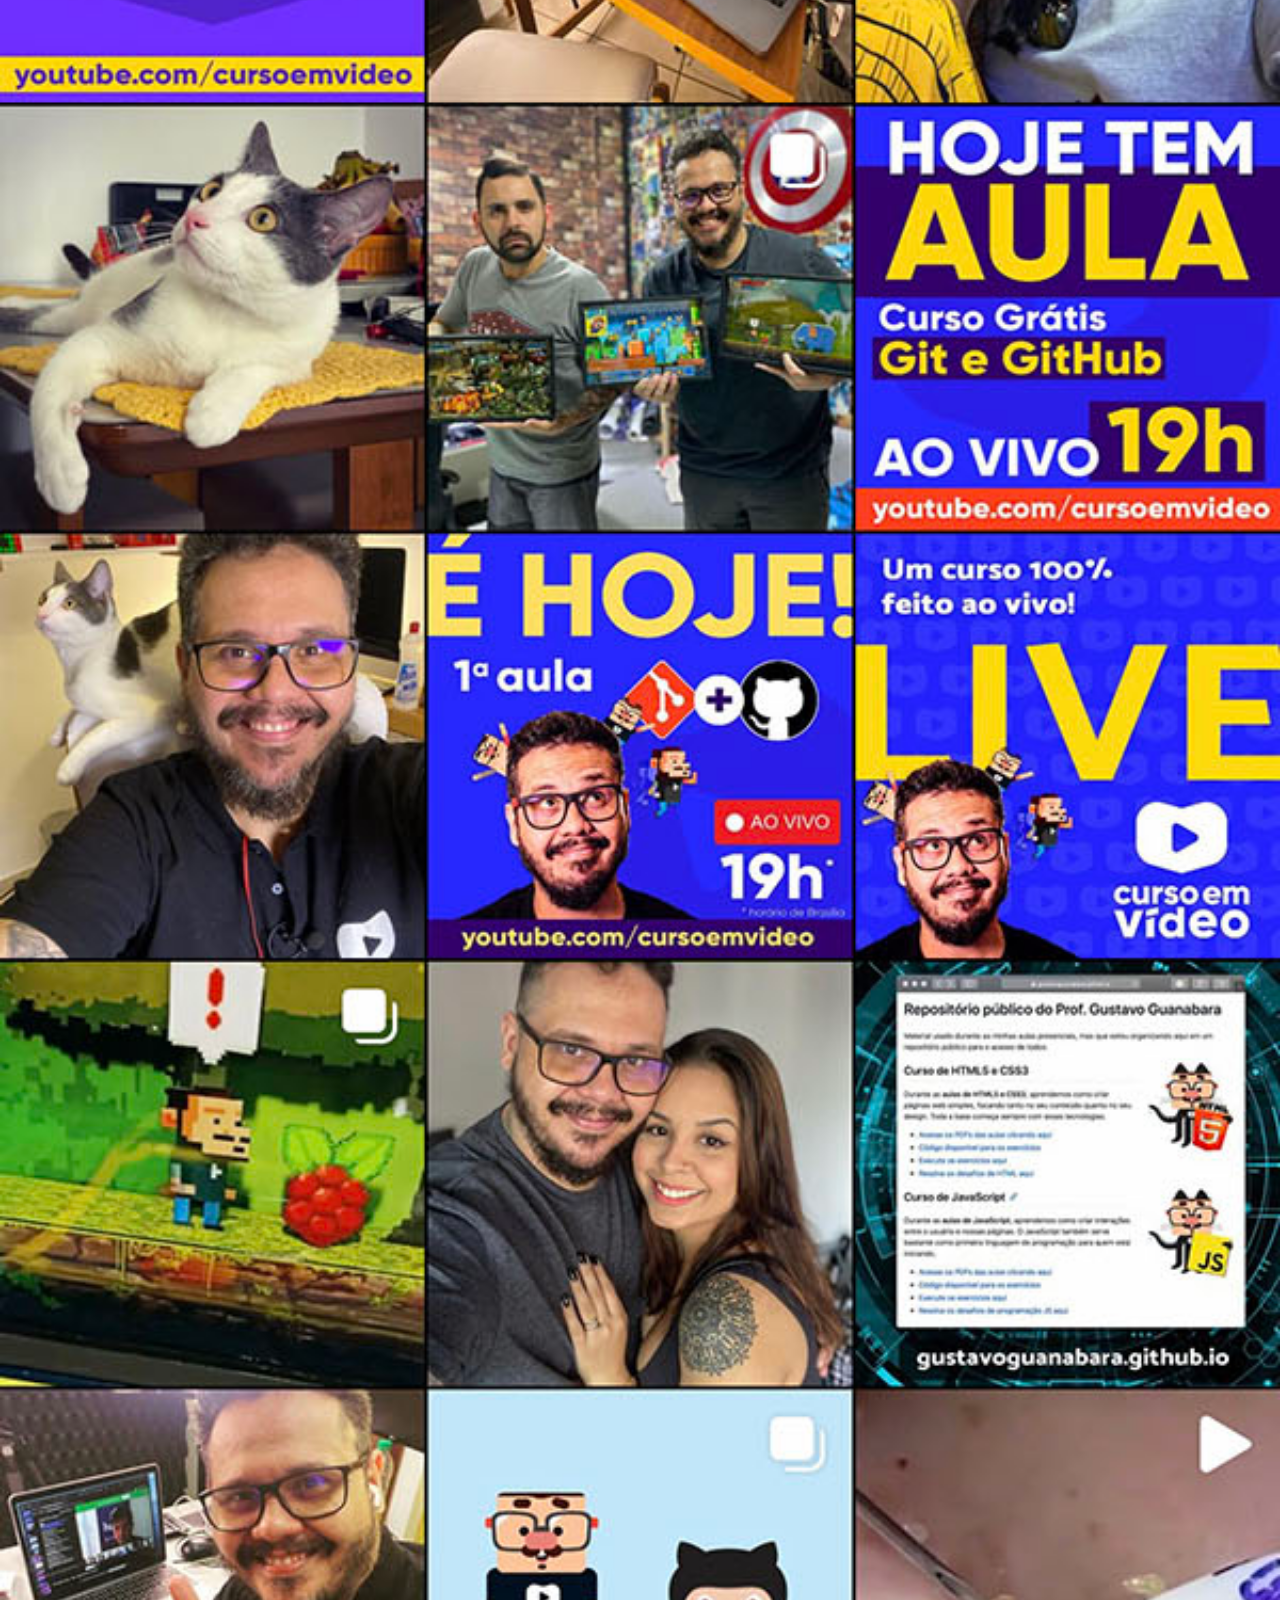
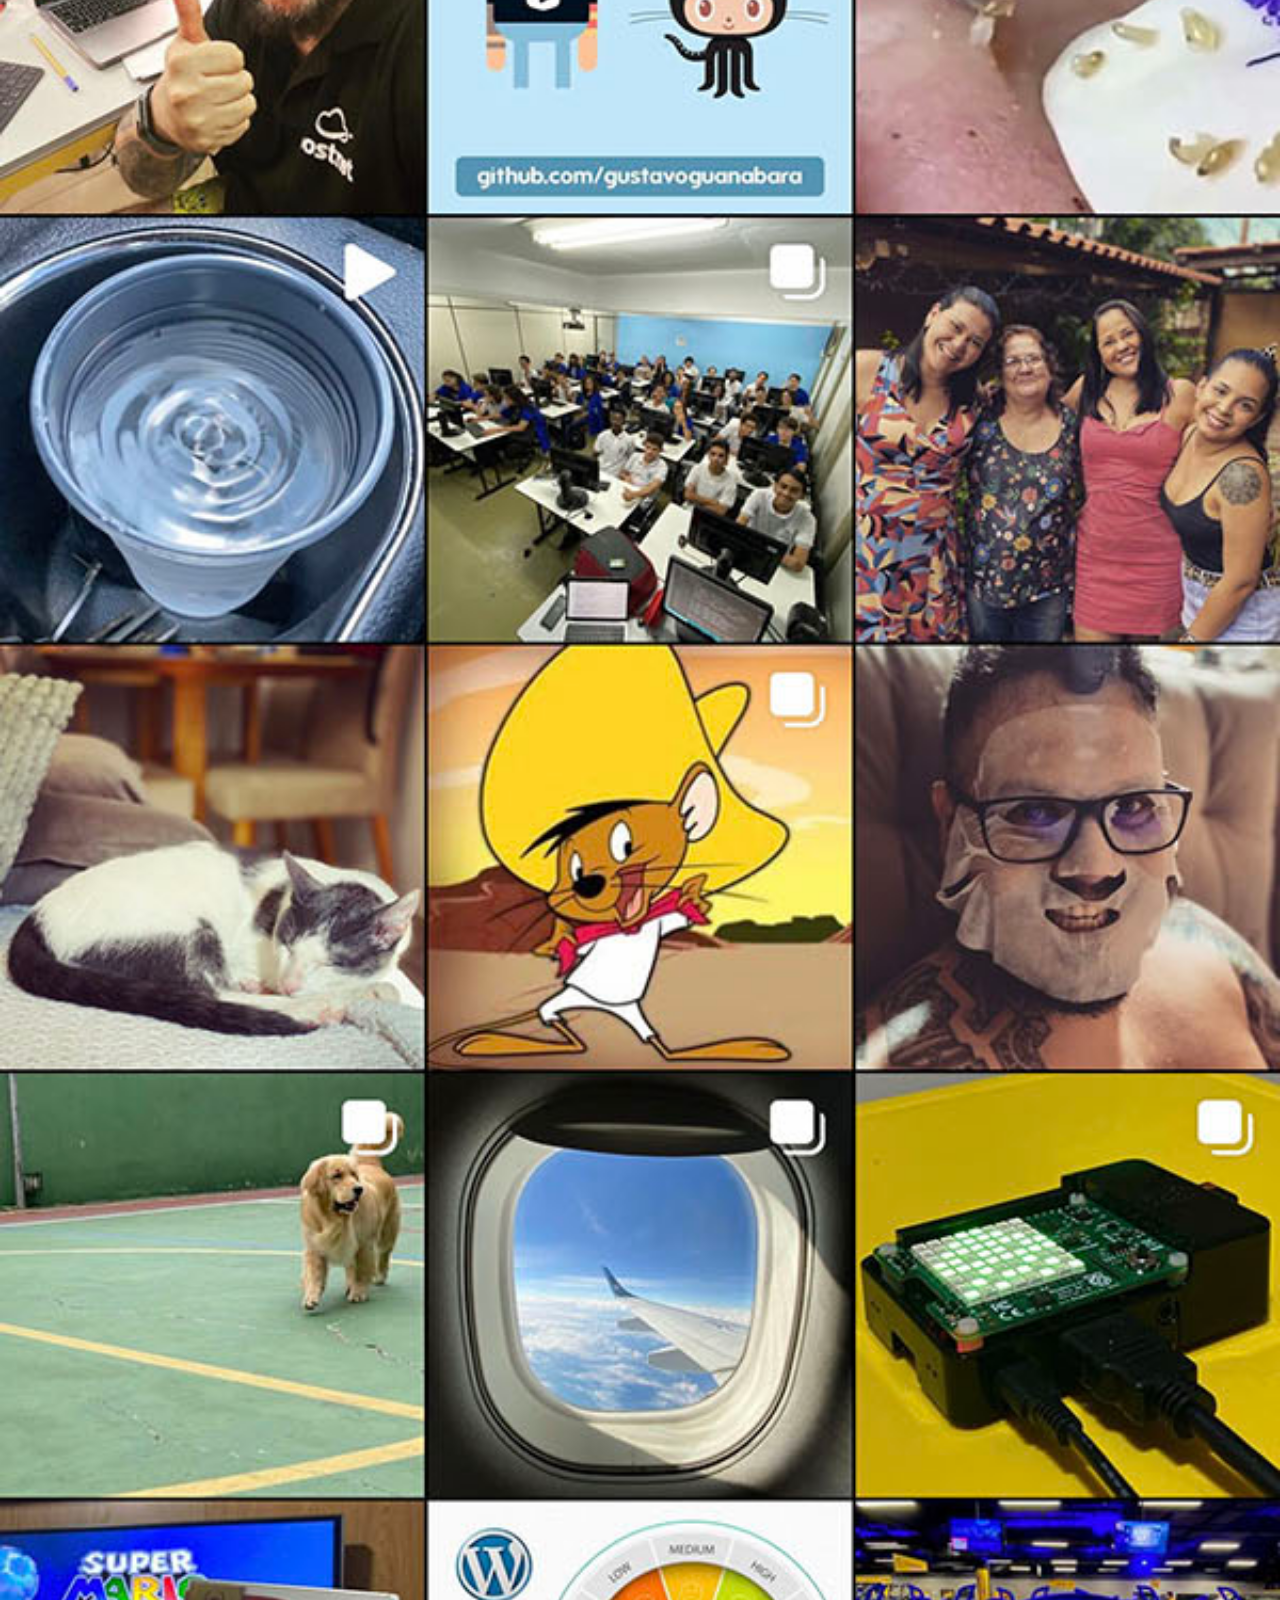
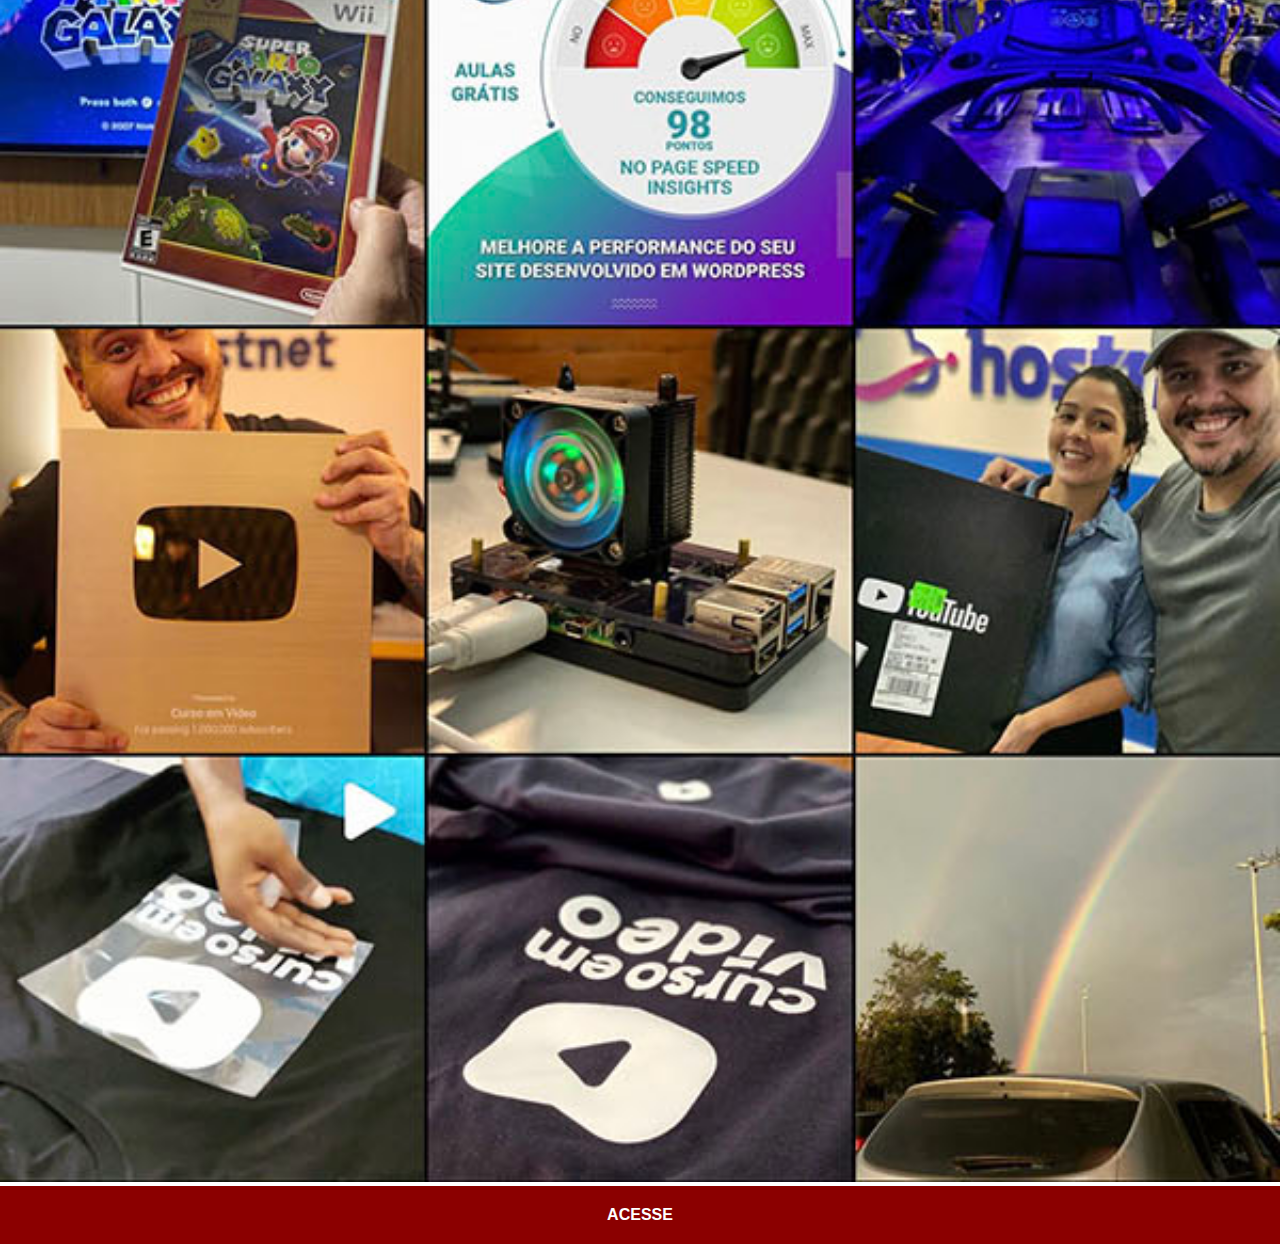
<file: instagram.html>
<!DOCTYPE html>
<html lang="pt-br">
<head>
    <meta charset="UTF-8">
    <meta name="viewport" content="width=device-width, initial-scale=1.0">
    <title>Instagram</title>
    <link rel="stylesheet" href="estilos/social.css">
</head>
<body>
    <img src="imagens/tela-instagram.jpg" alt="Instagram">
    <a href="https://www.instagram.com/gustavoguanabara/" target="_blank">ACESSE</a>
</body>
</html>
</file>
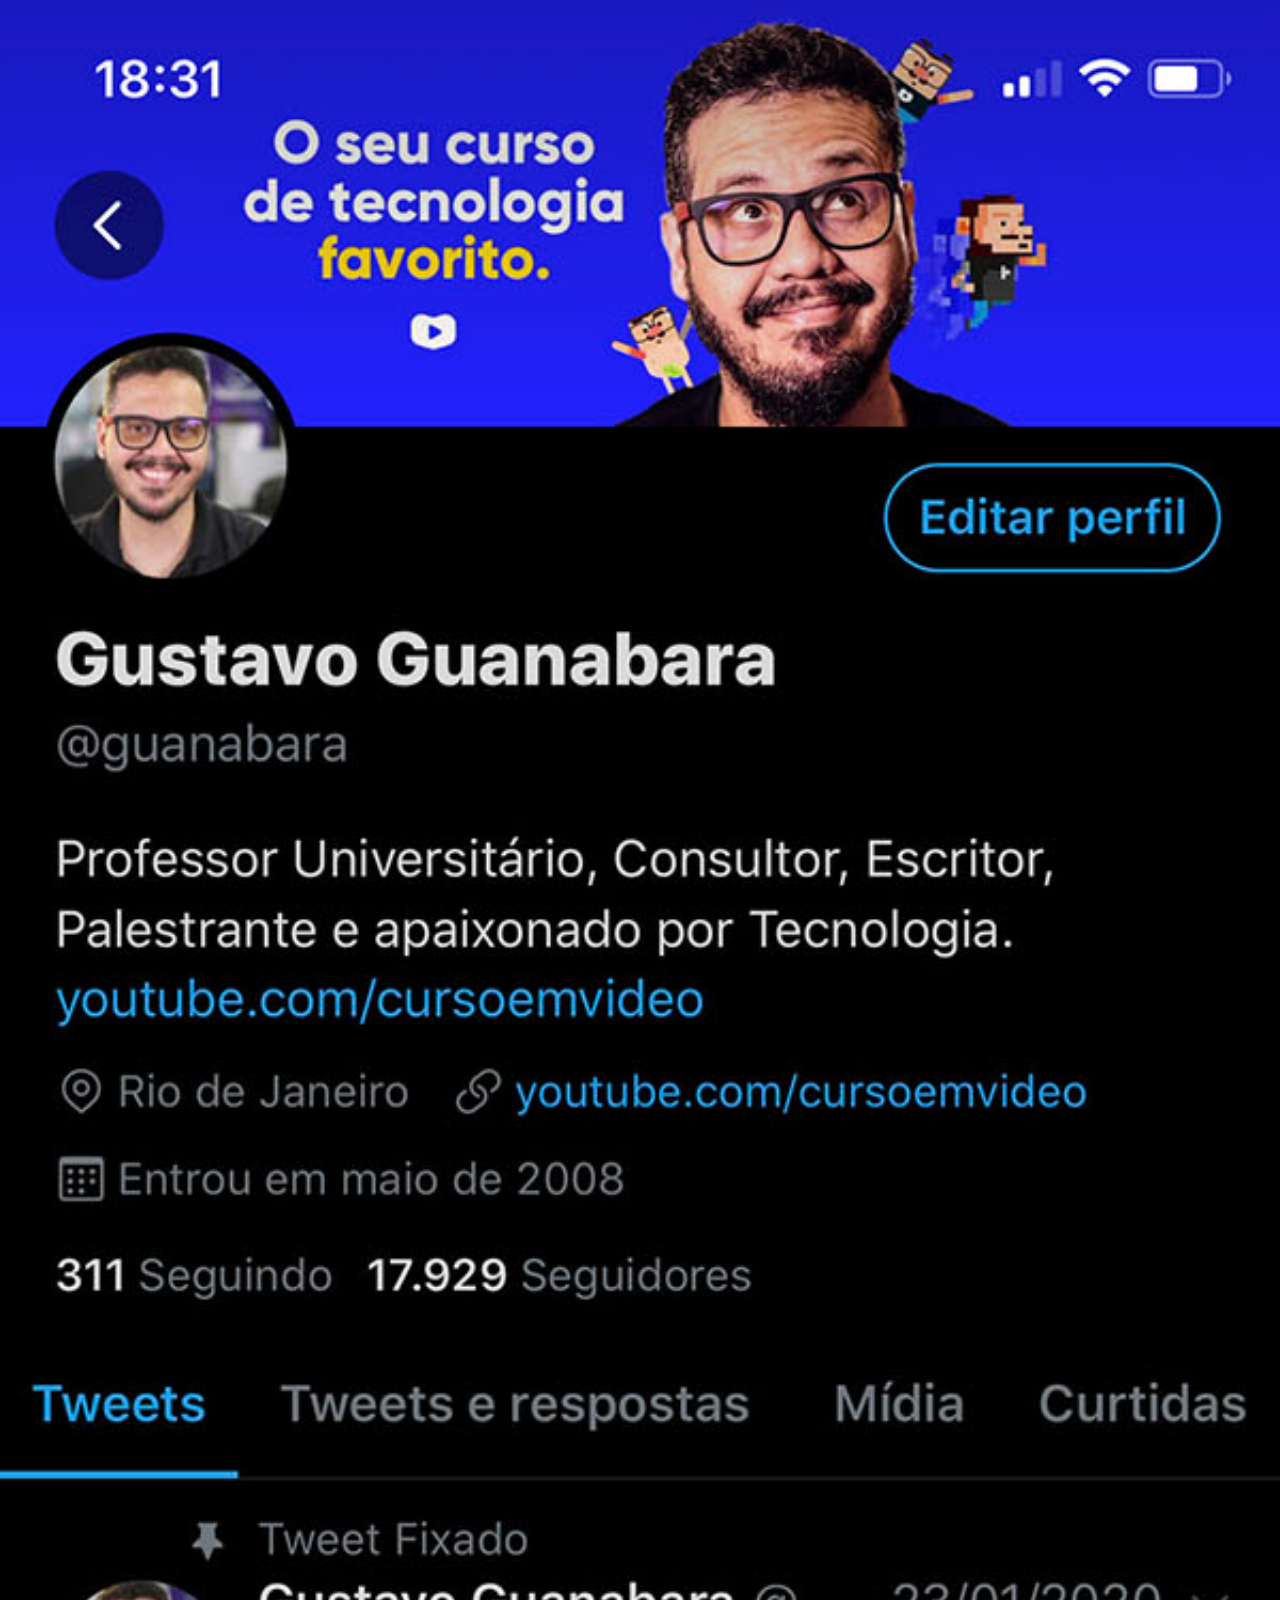
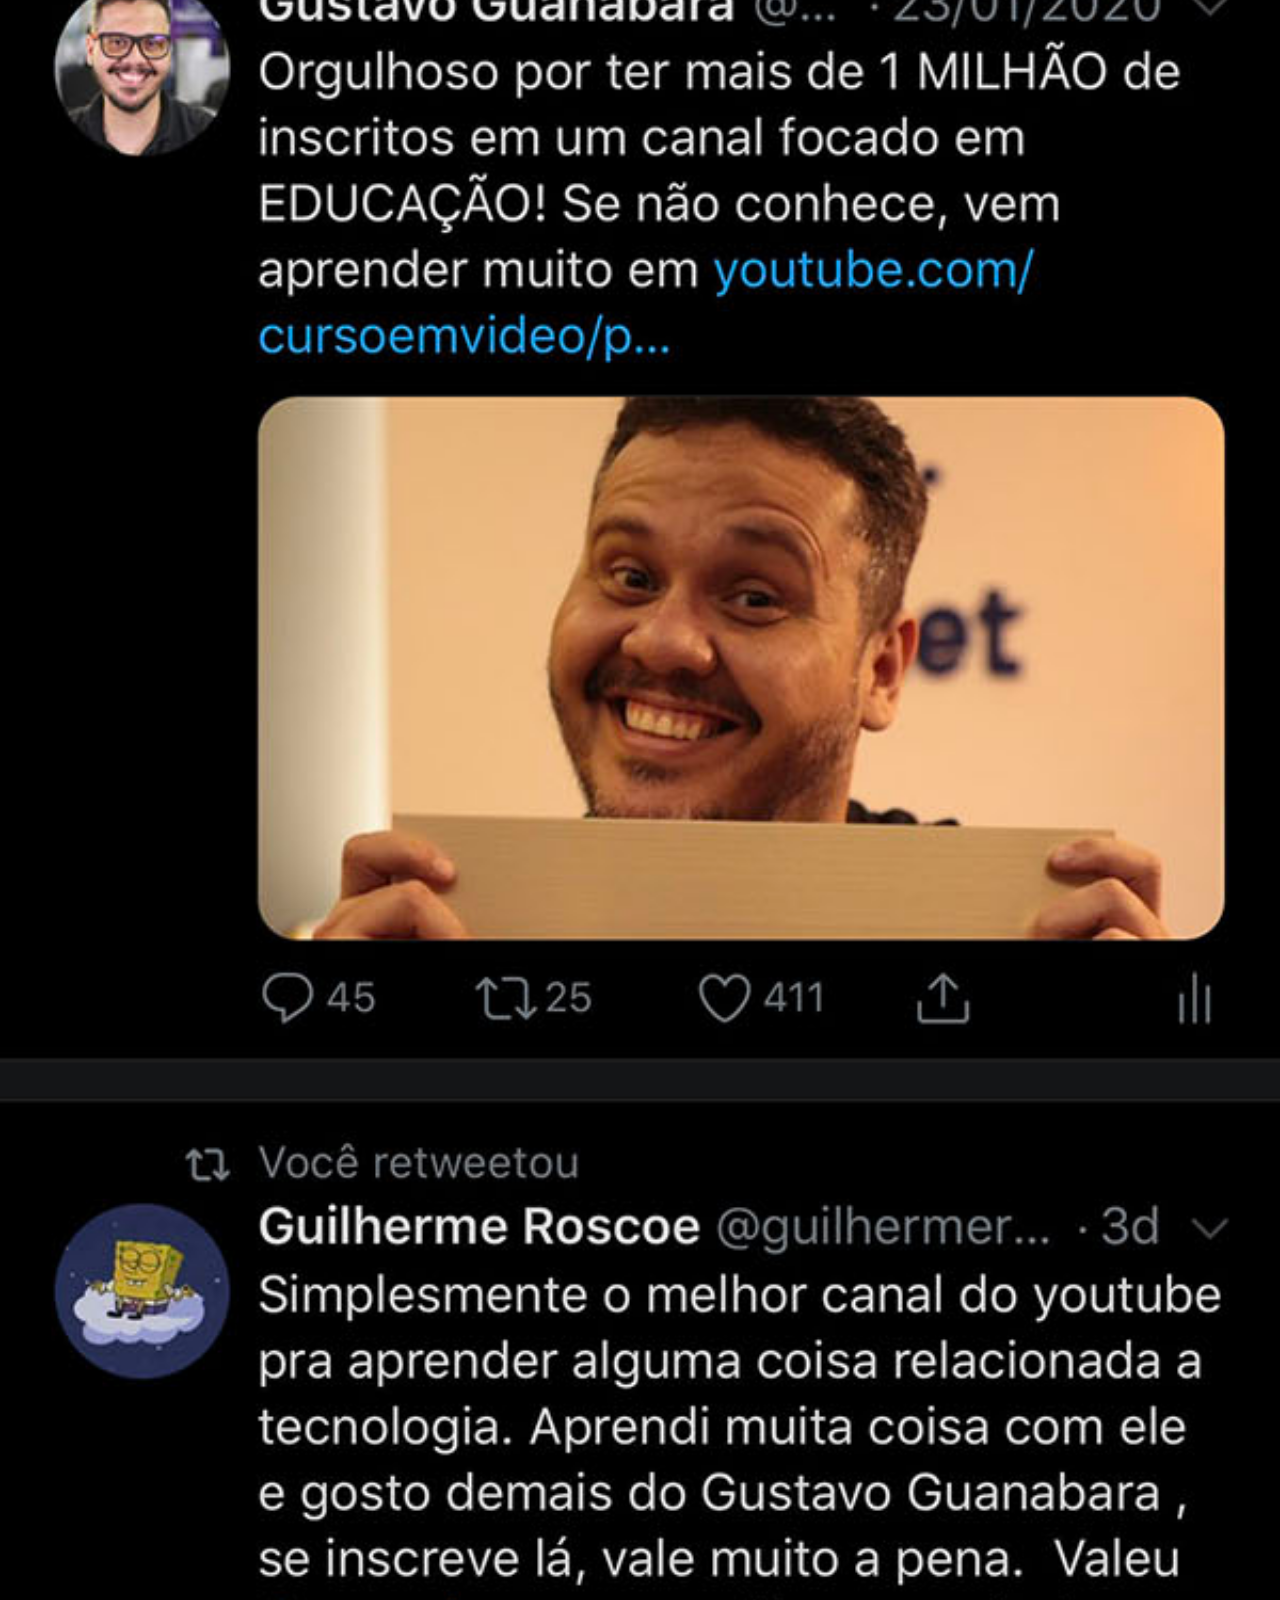
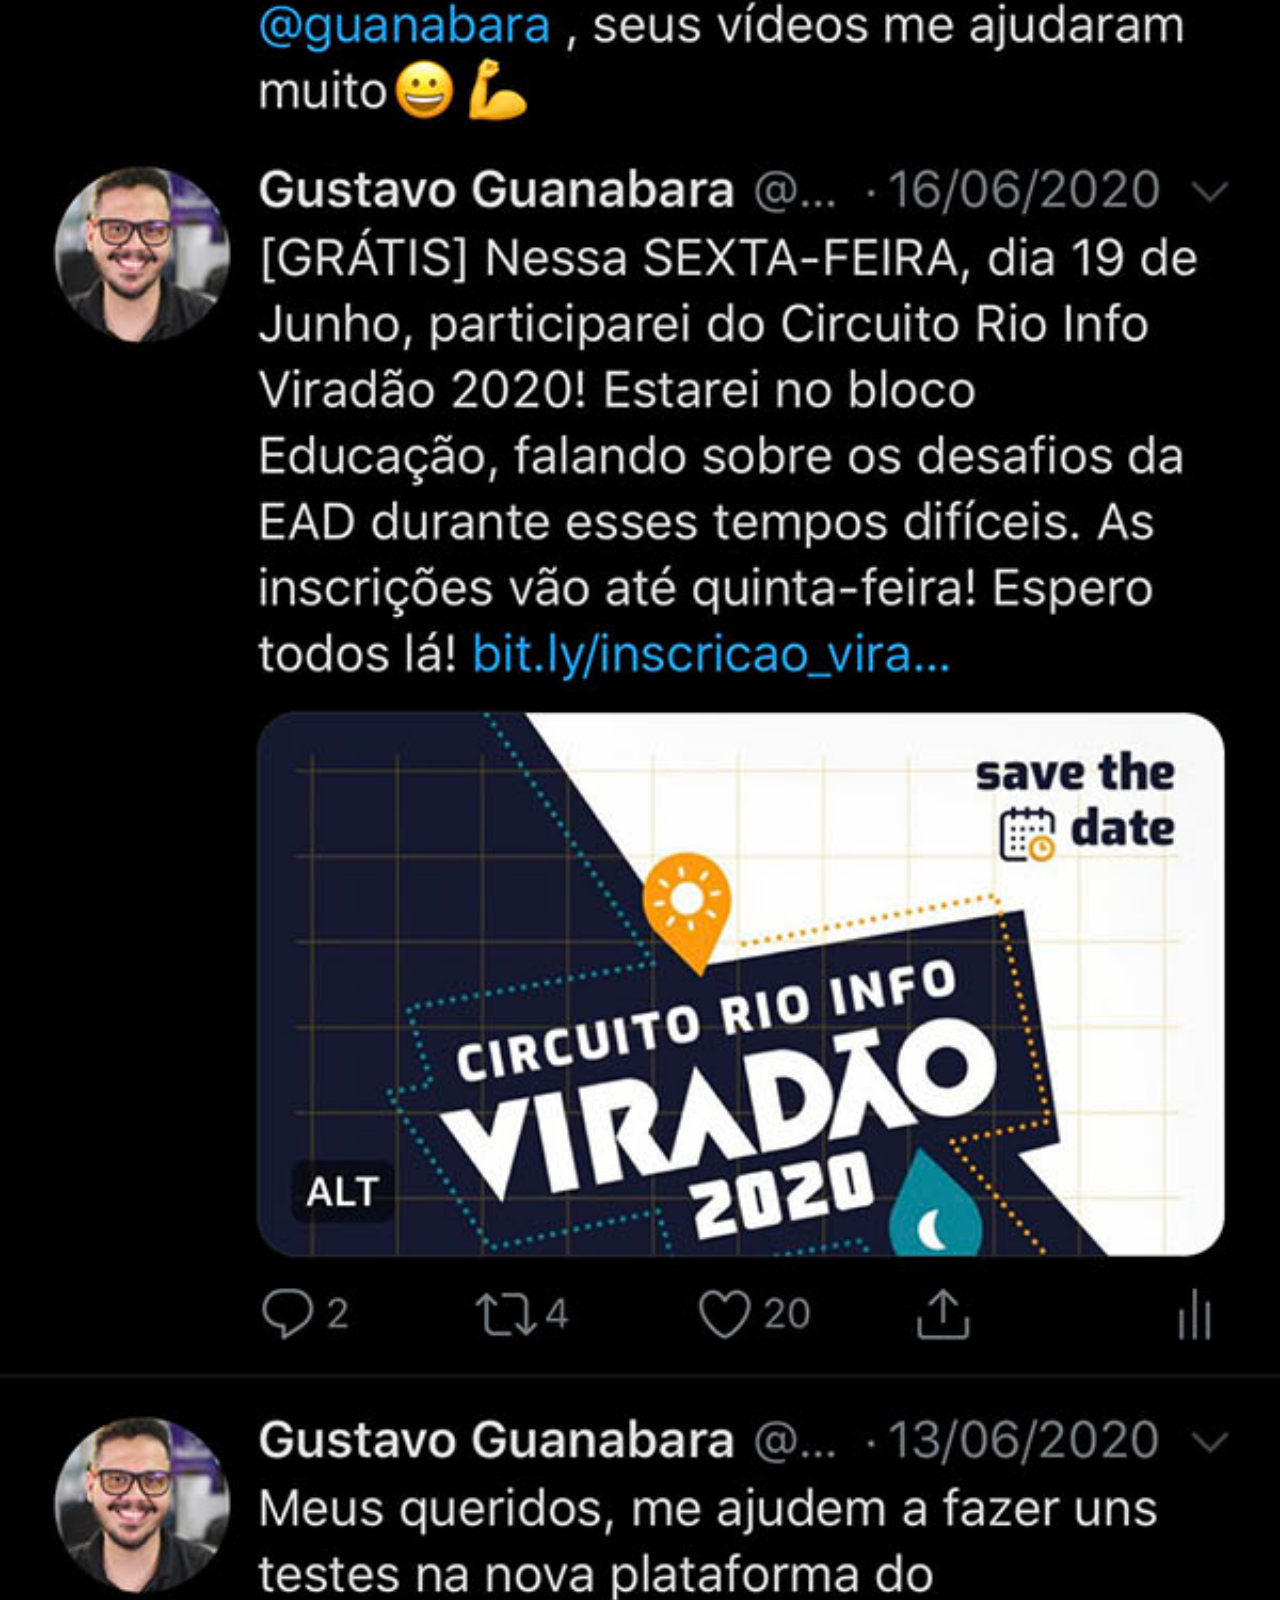
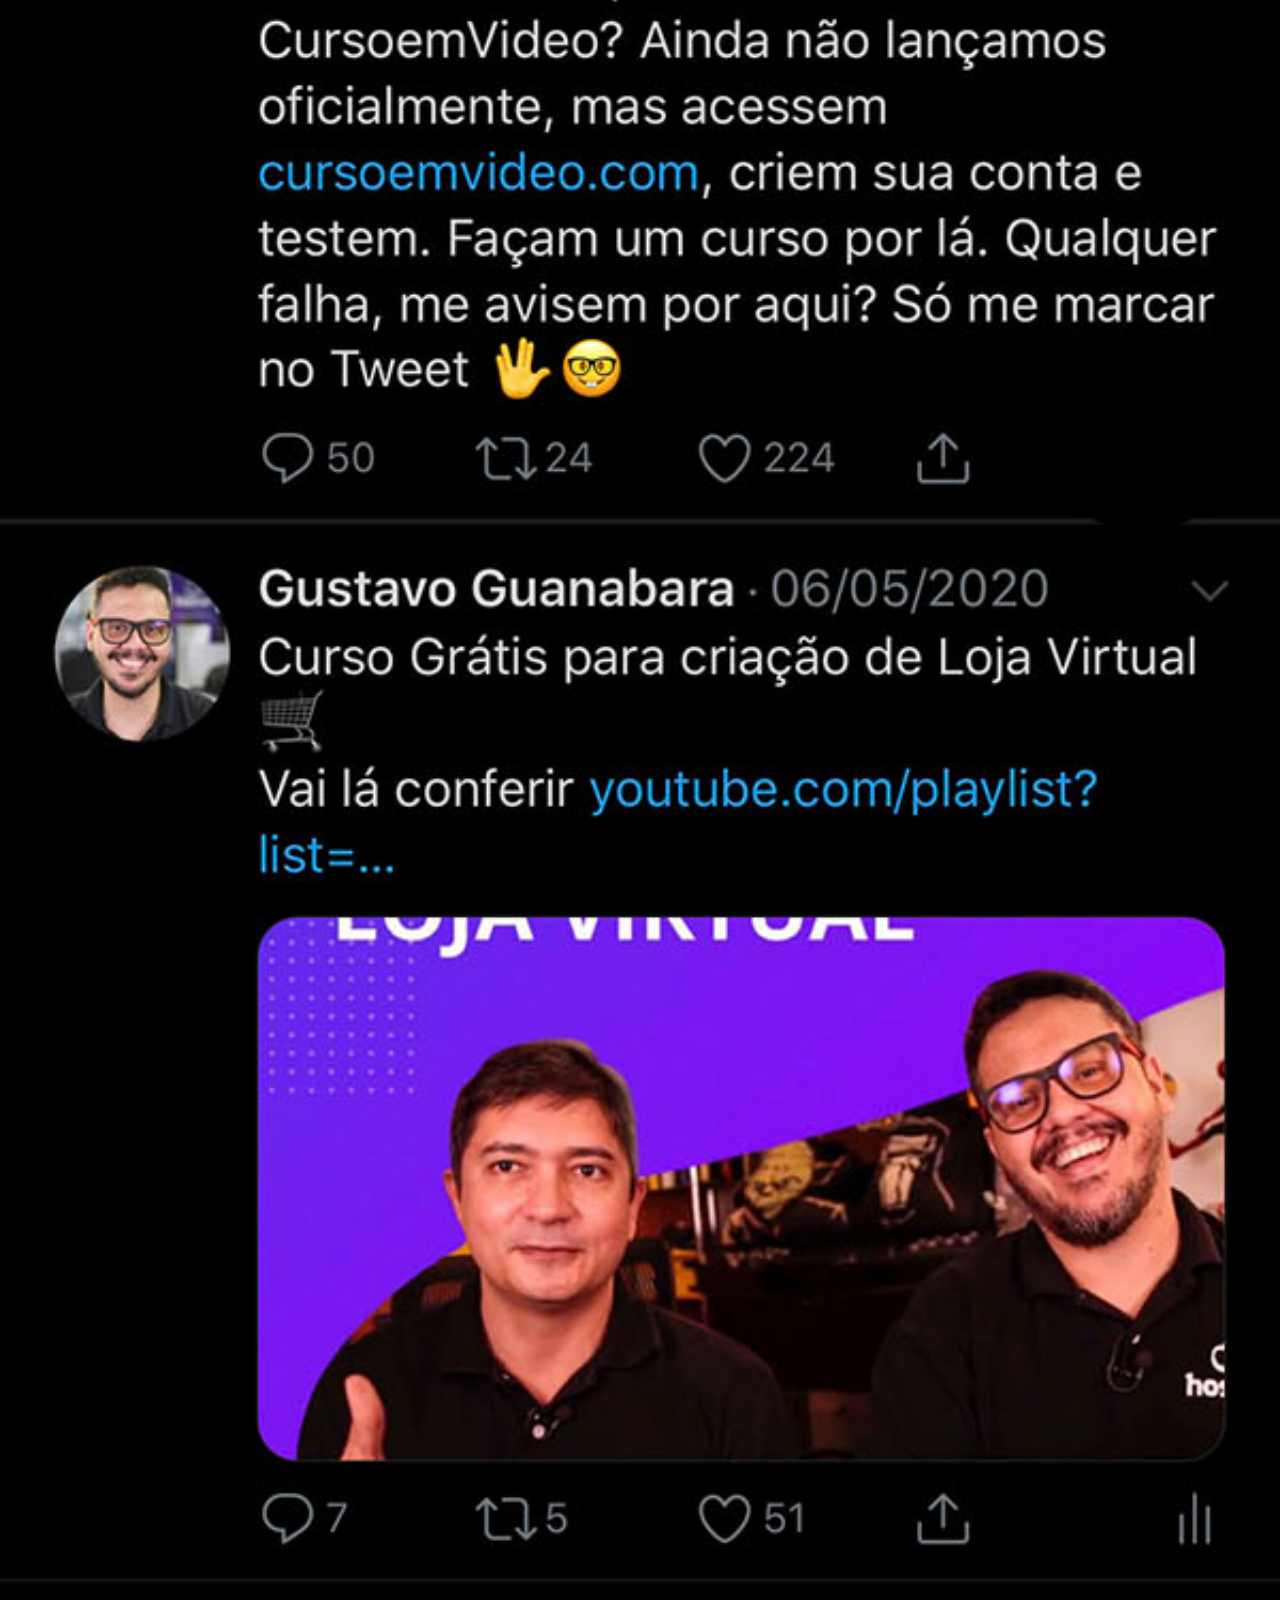
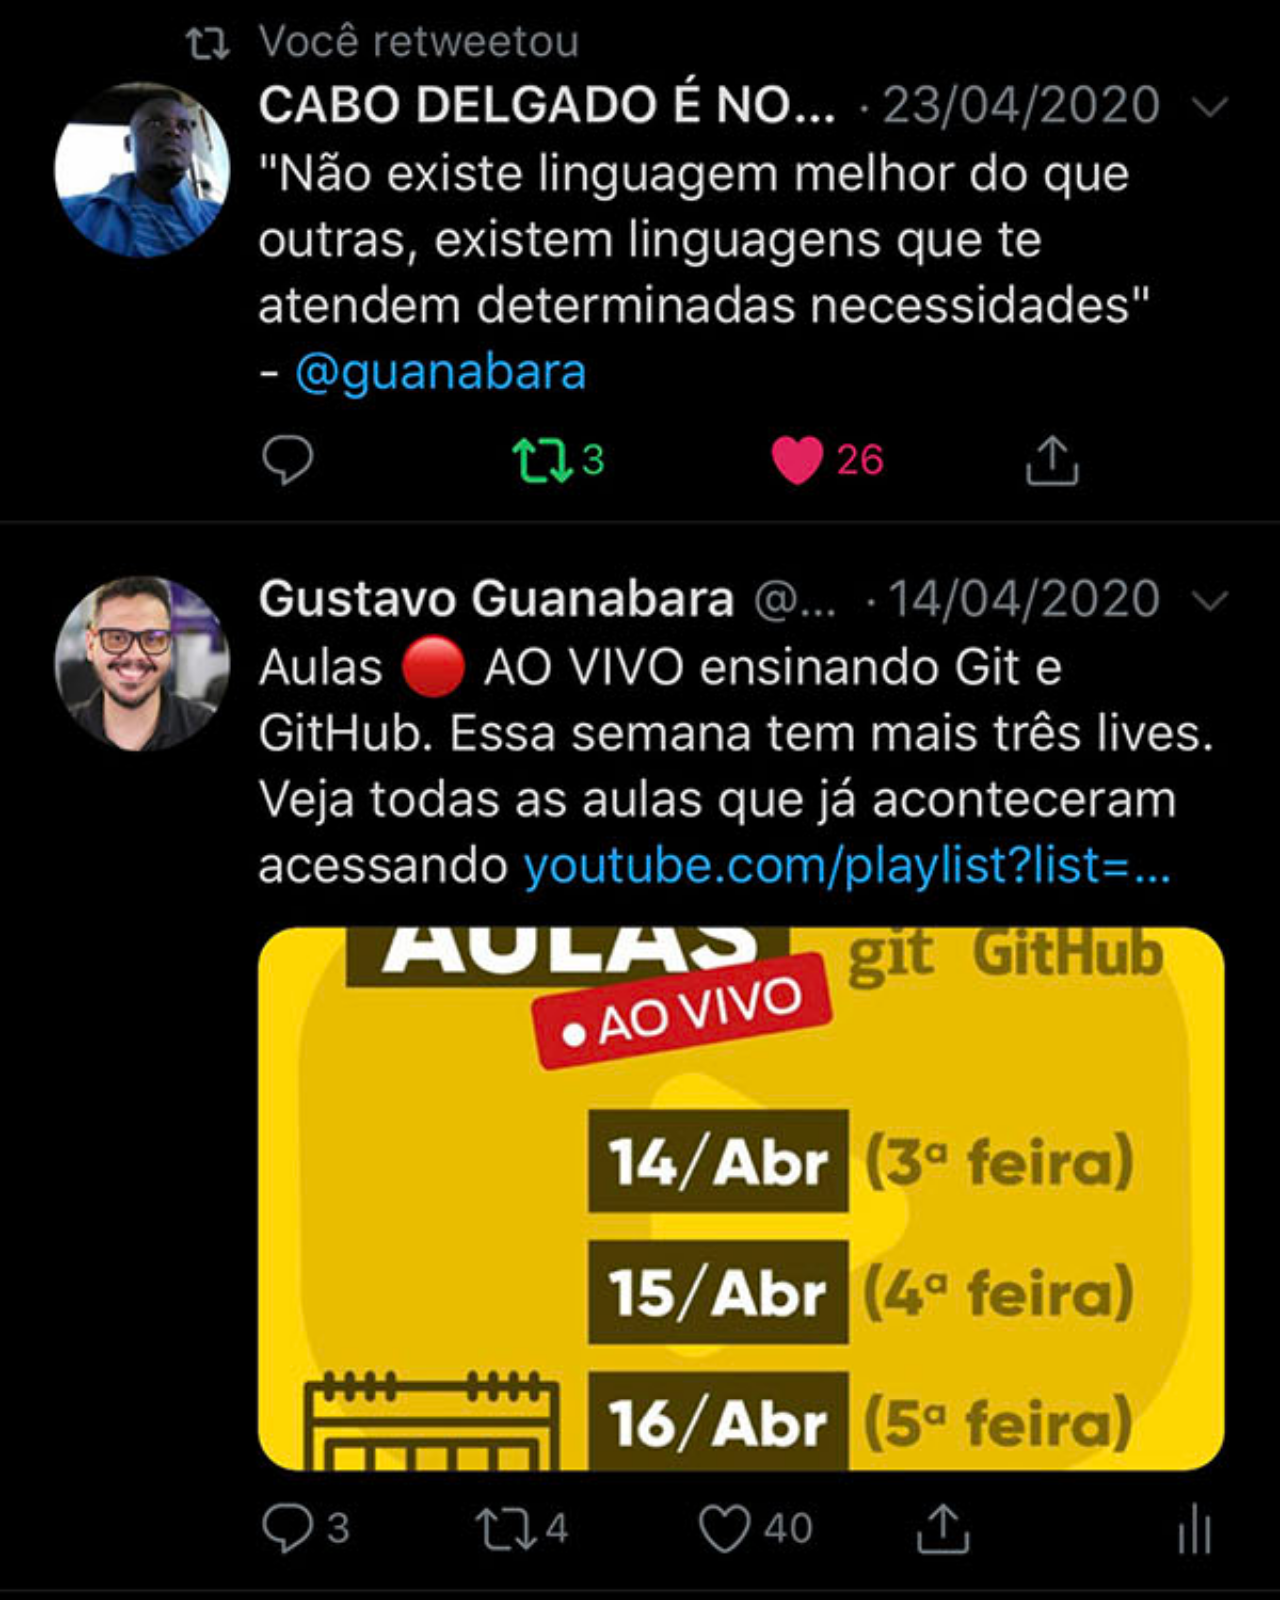
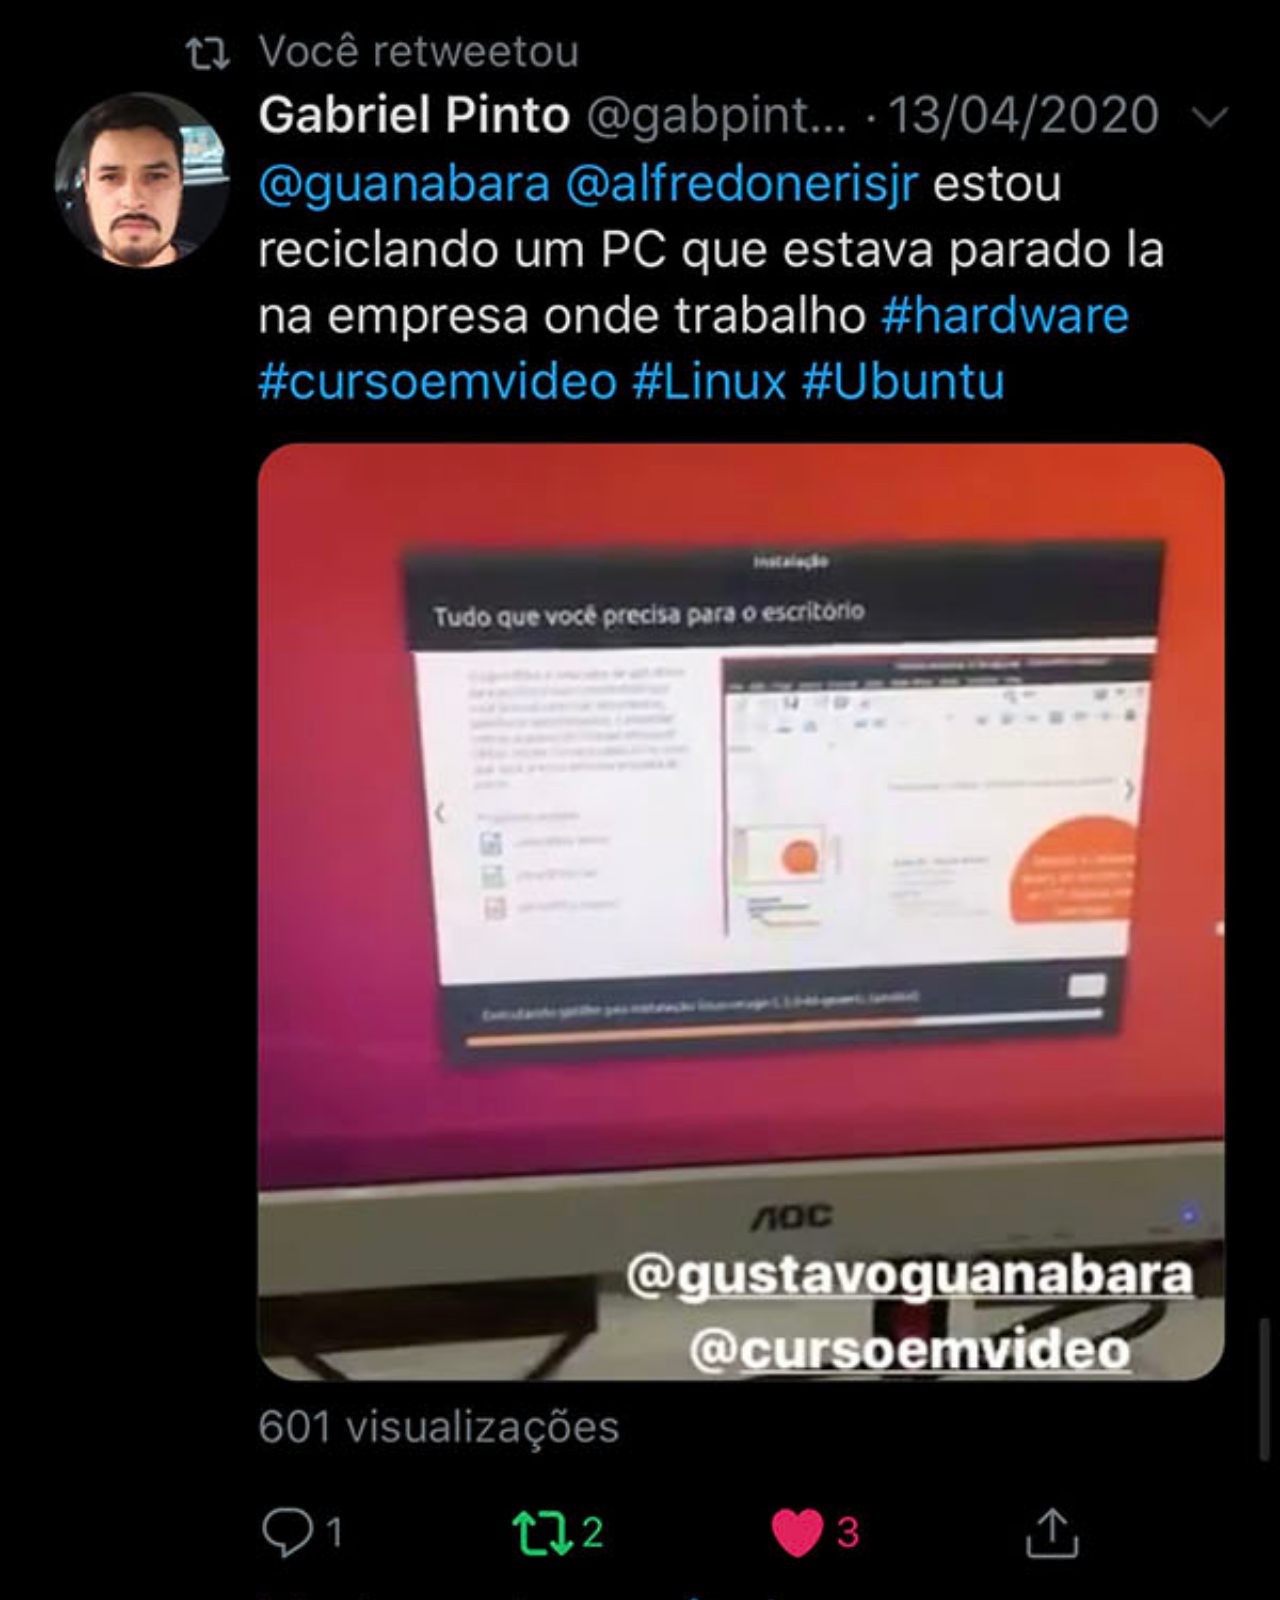
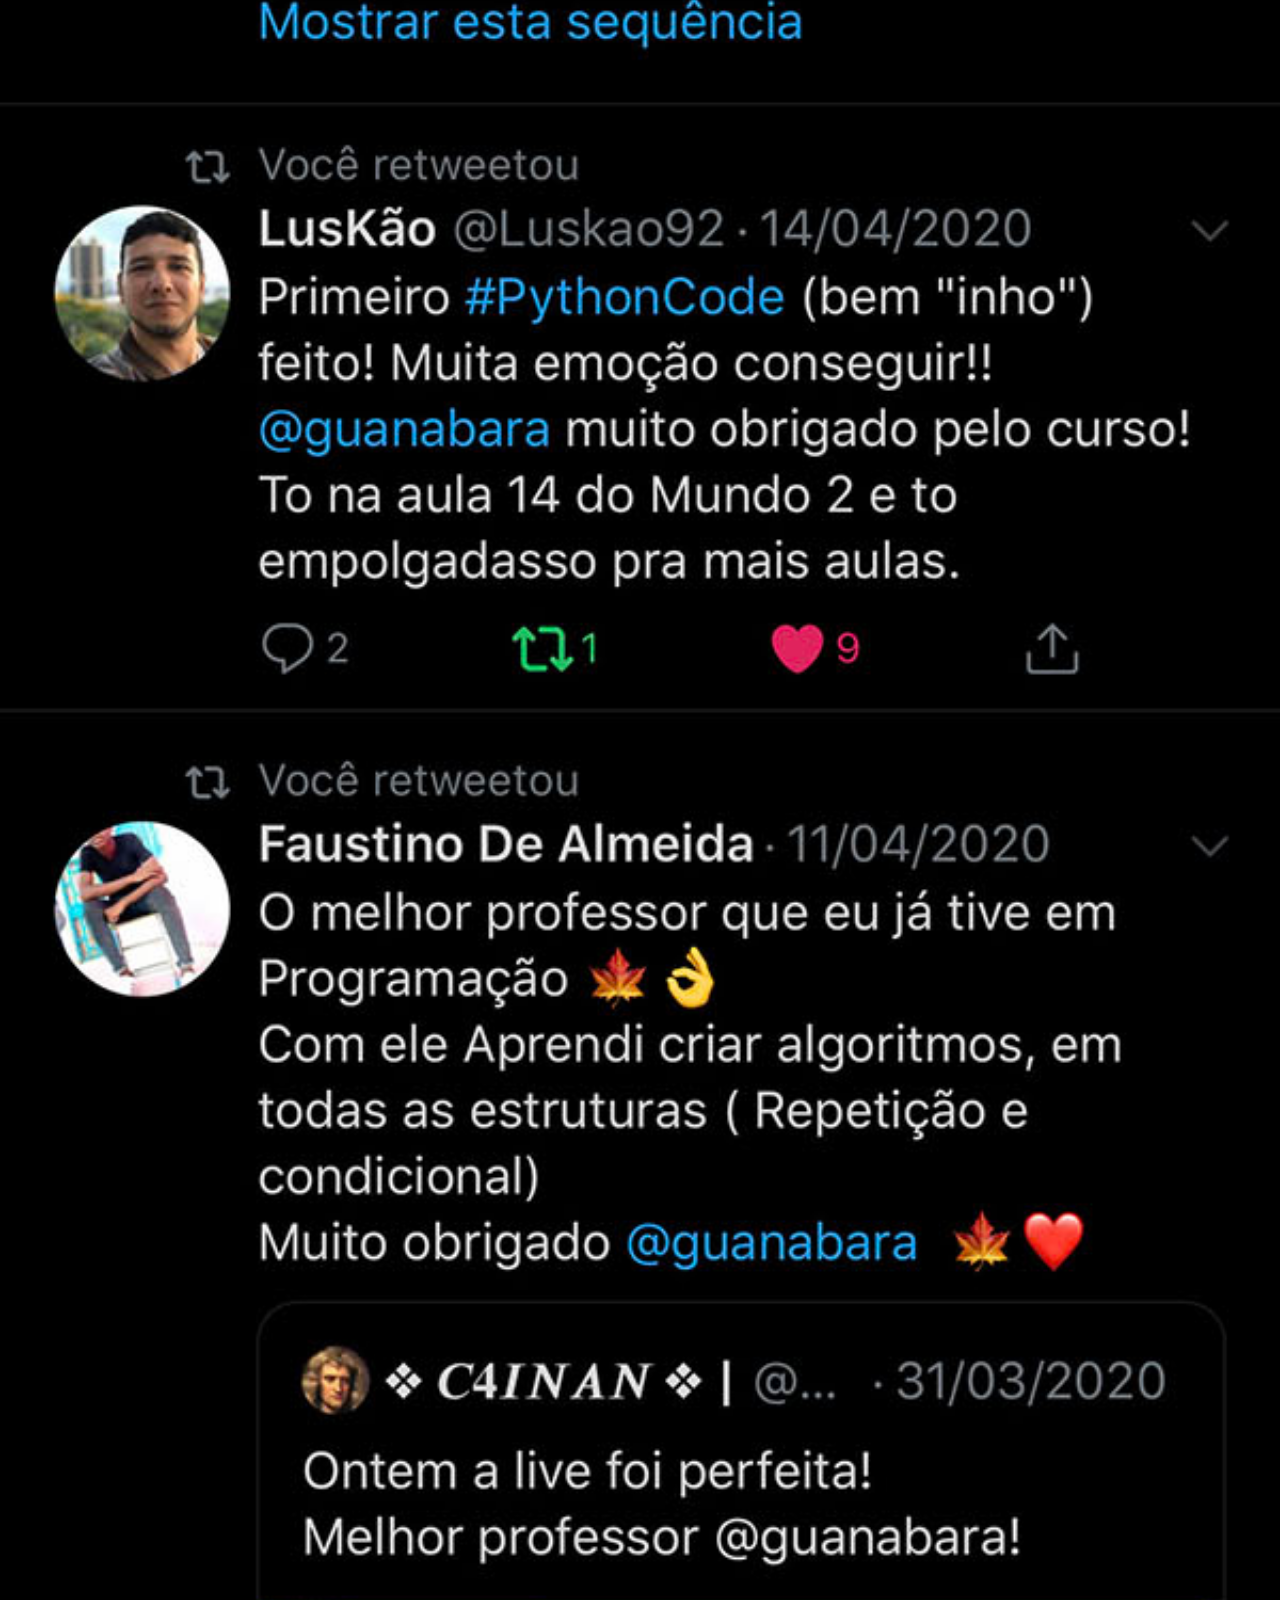
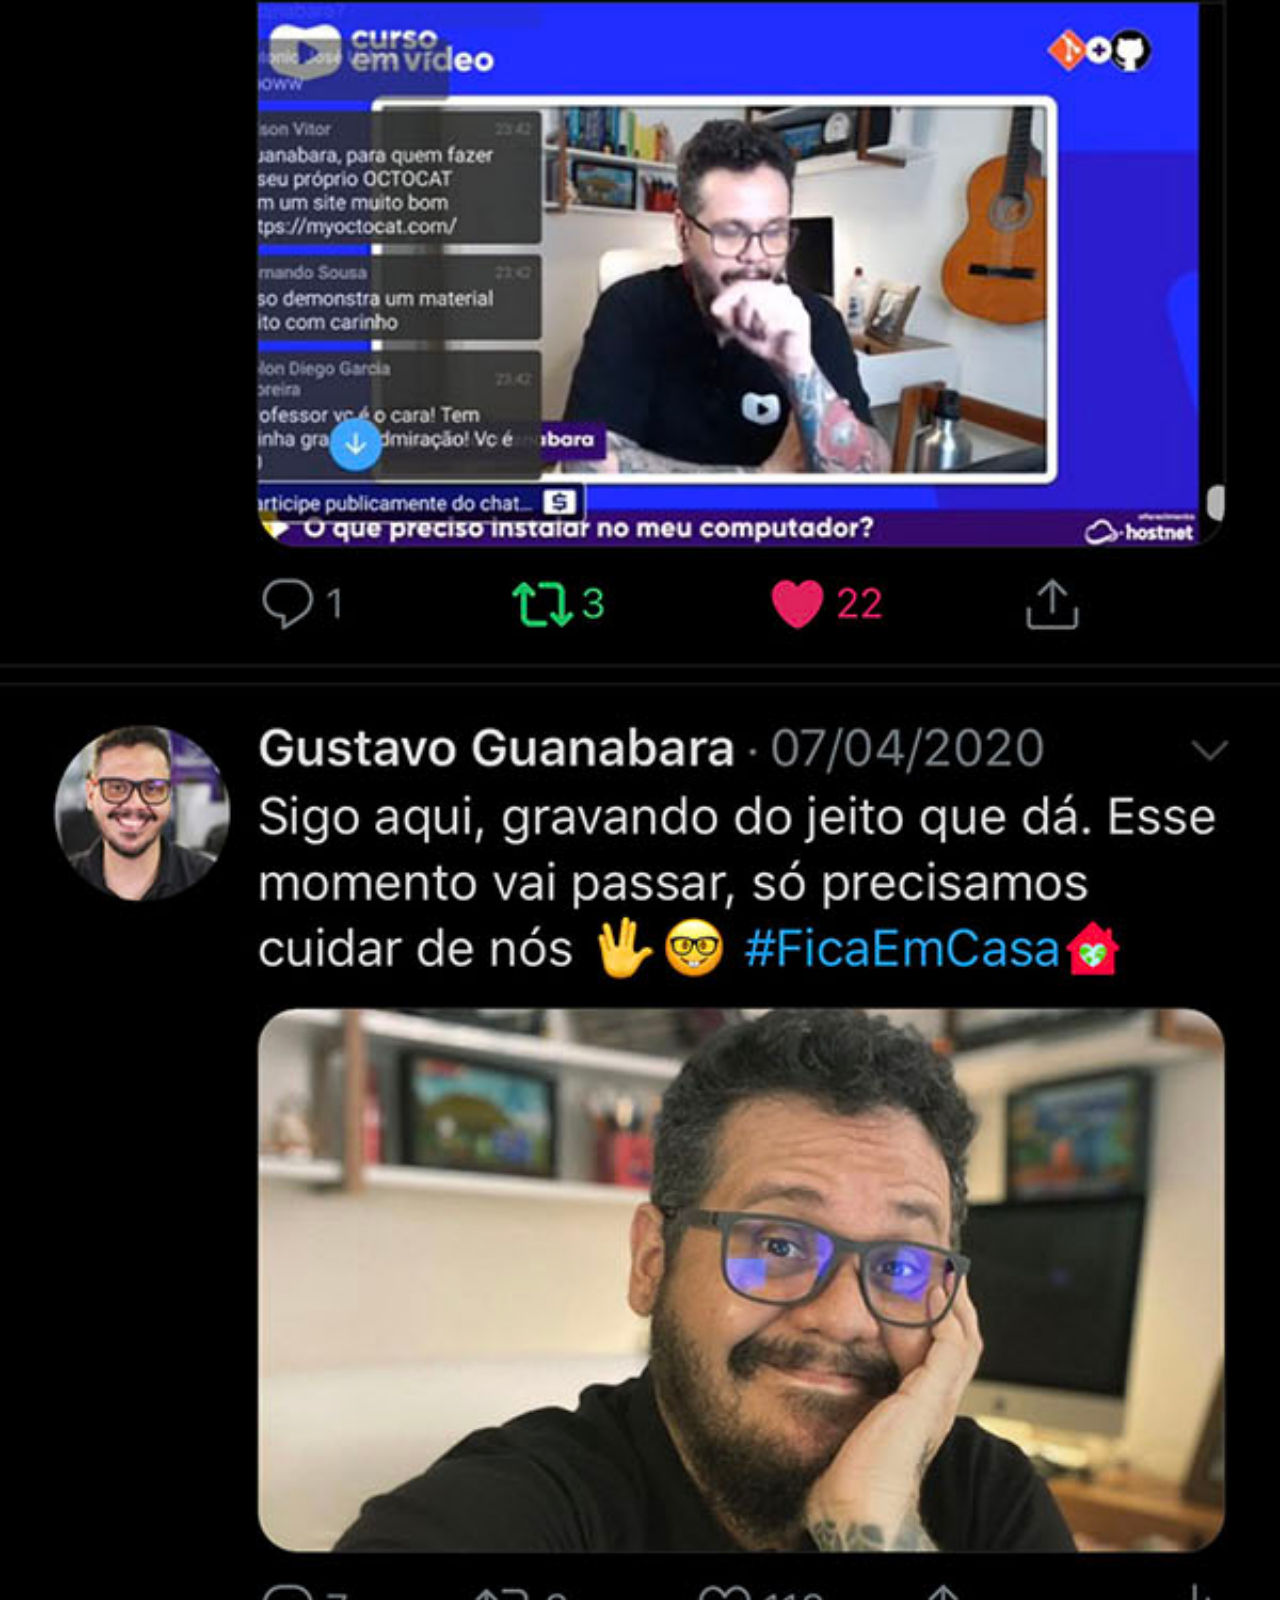
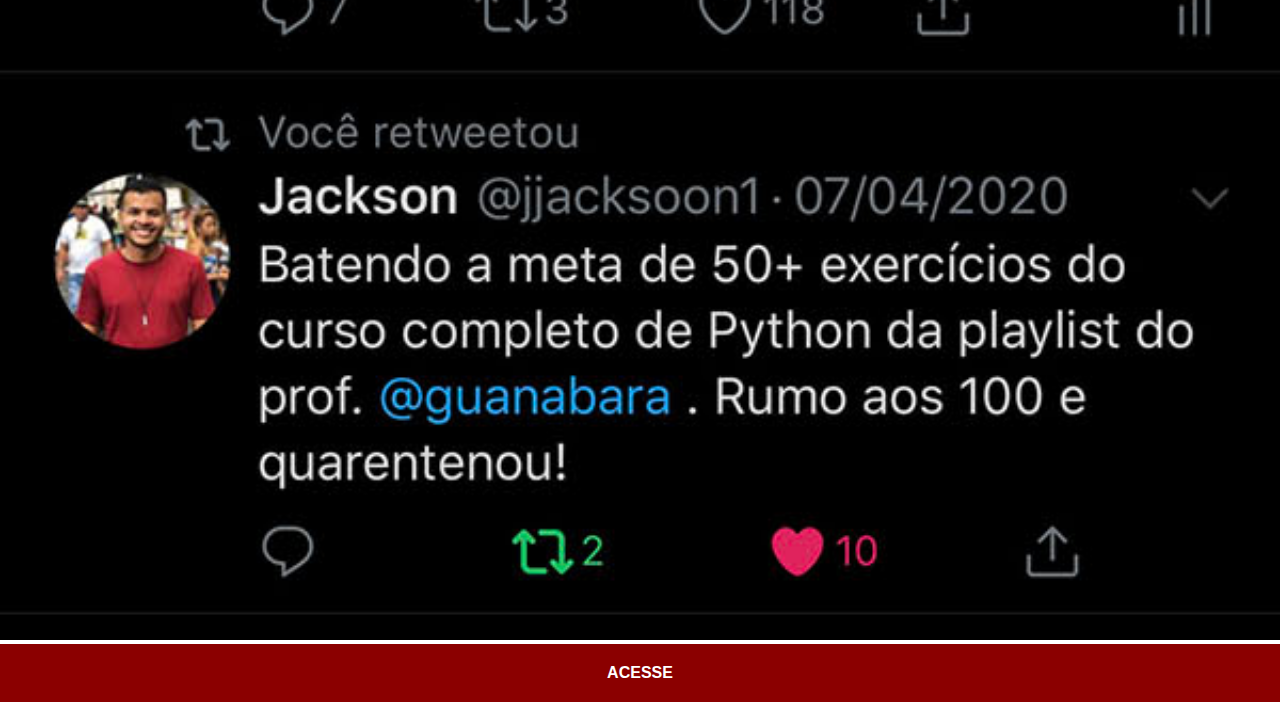
<file: twitter.html>
<!DOCTYPE html>
<html lang="pt-br">
<head>
    <meta charset="UTF-8">
    <meta name="viewport" content="width=device-width, initial-scale=1.0">
    <title>Twitter</title>
    <link rel="stylesheet" href="estilos/social.css">
</head>
<body>
    <img src="imagens/tela-twitter.jpg" alt="Twitter">
    <a href="https://twitter.com/guanabara?ref_src=twsrc%5Egoogle%7Ctwcamp%5Eserp%7Ctwgr%5Eauthor" target="_blank">ACESSE</a>
</body>
</html>
</file>
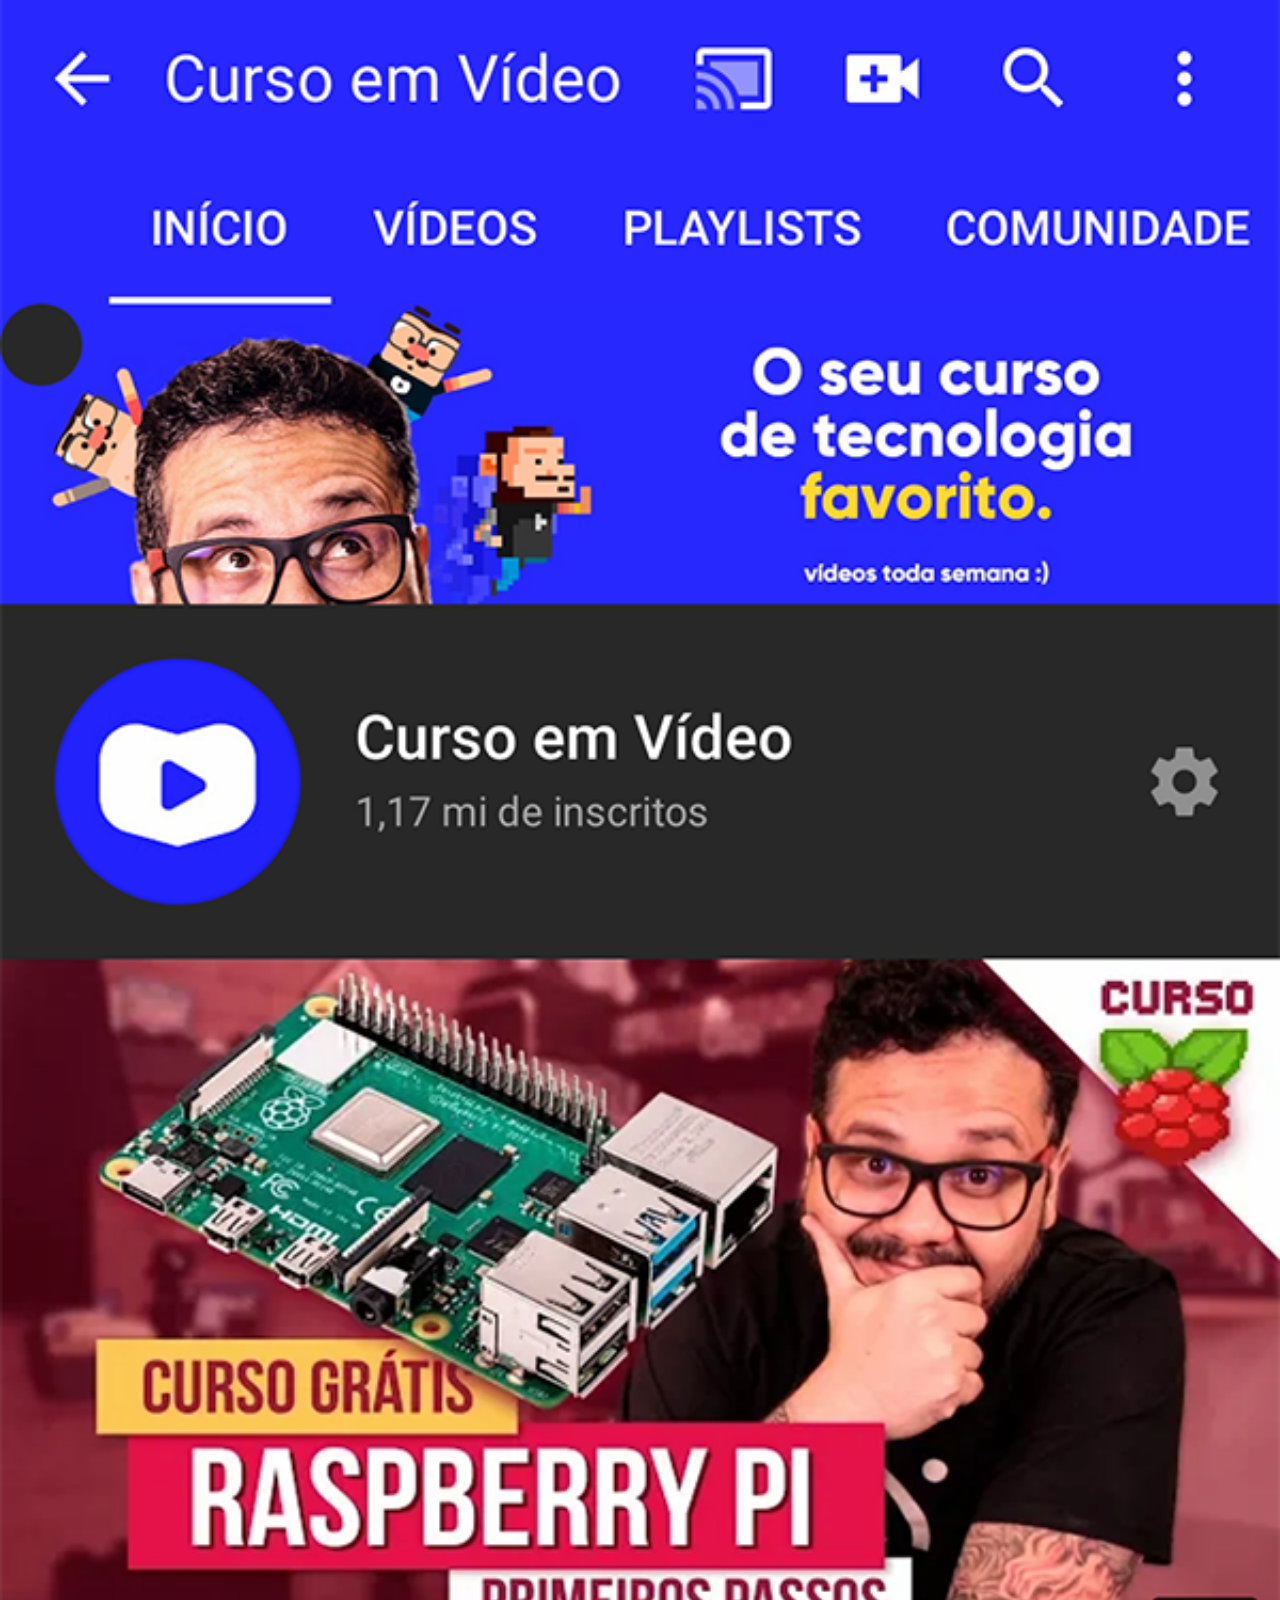
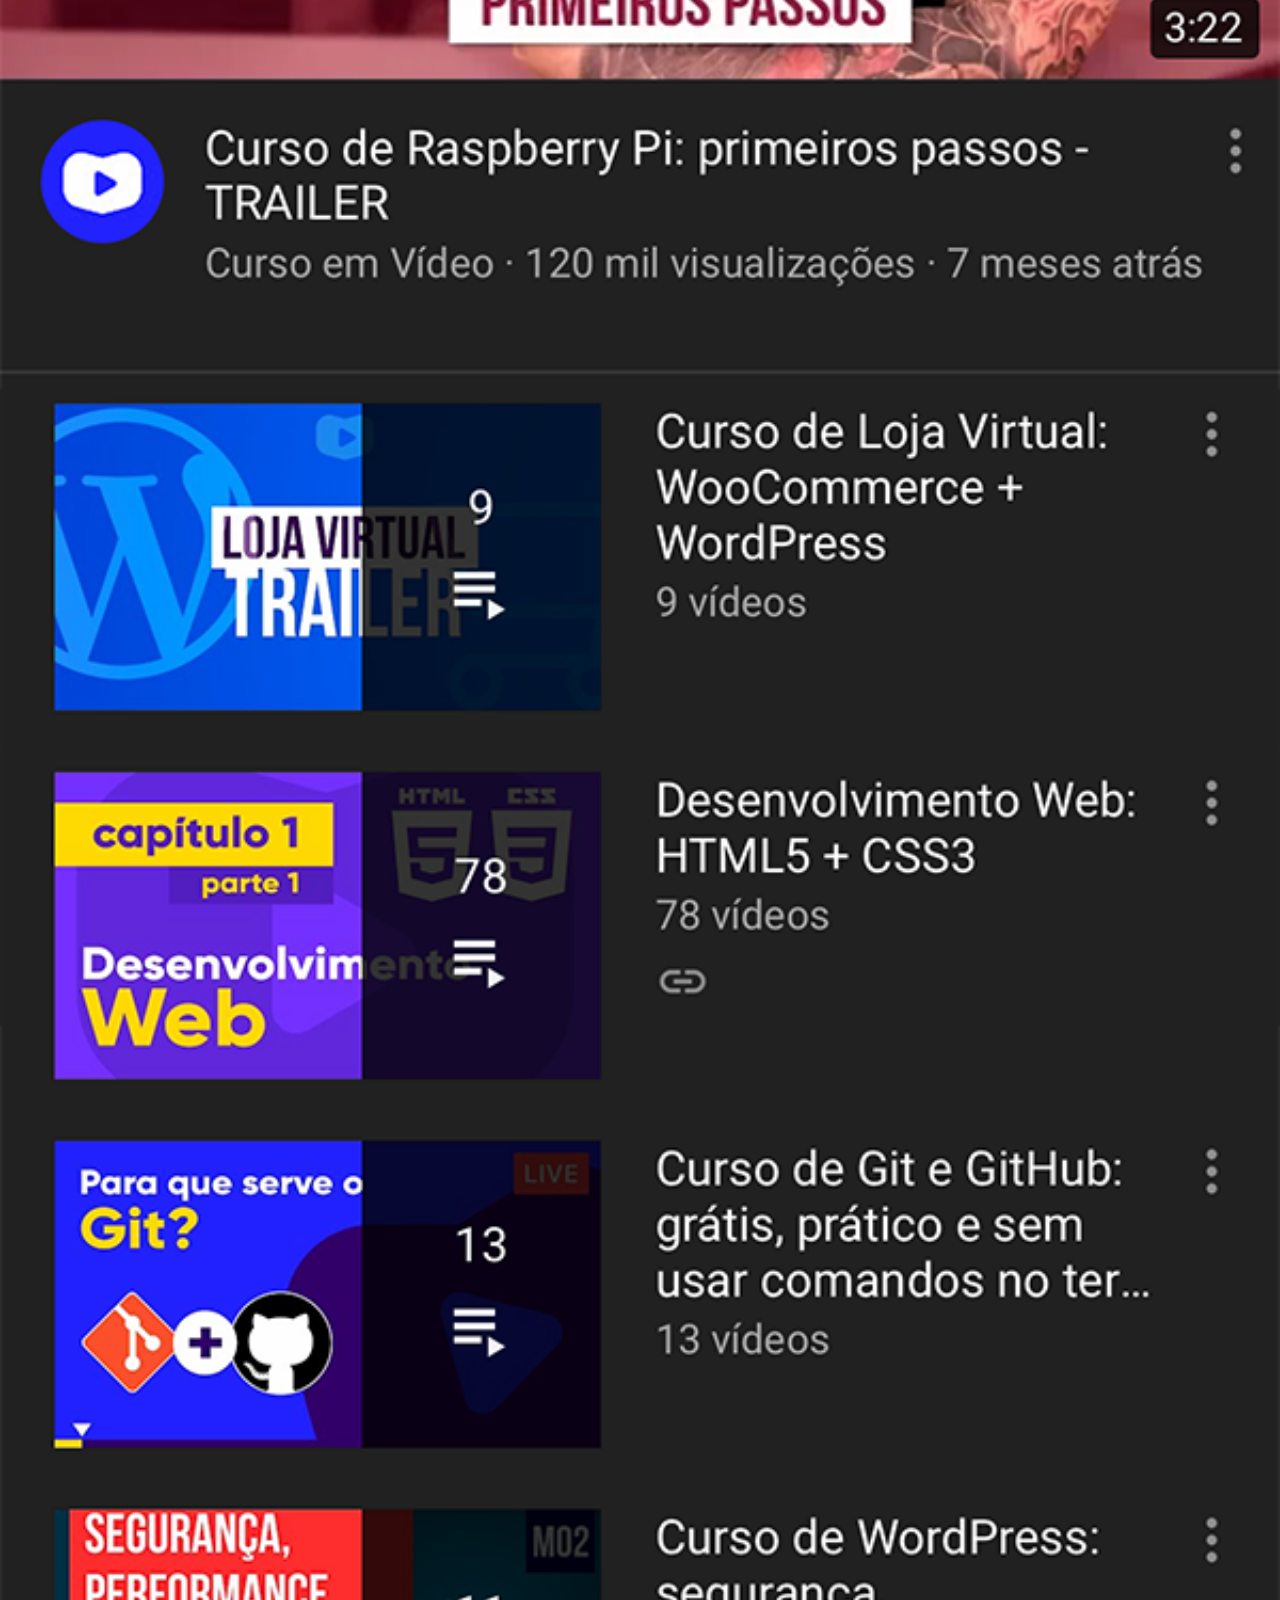
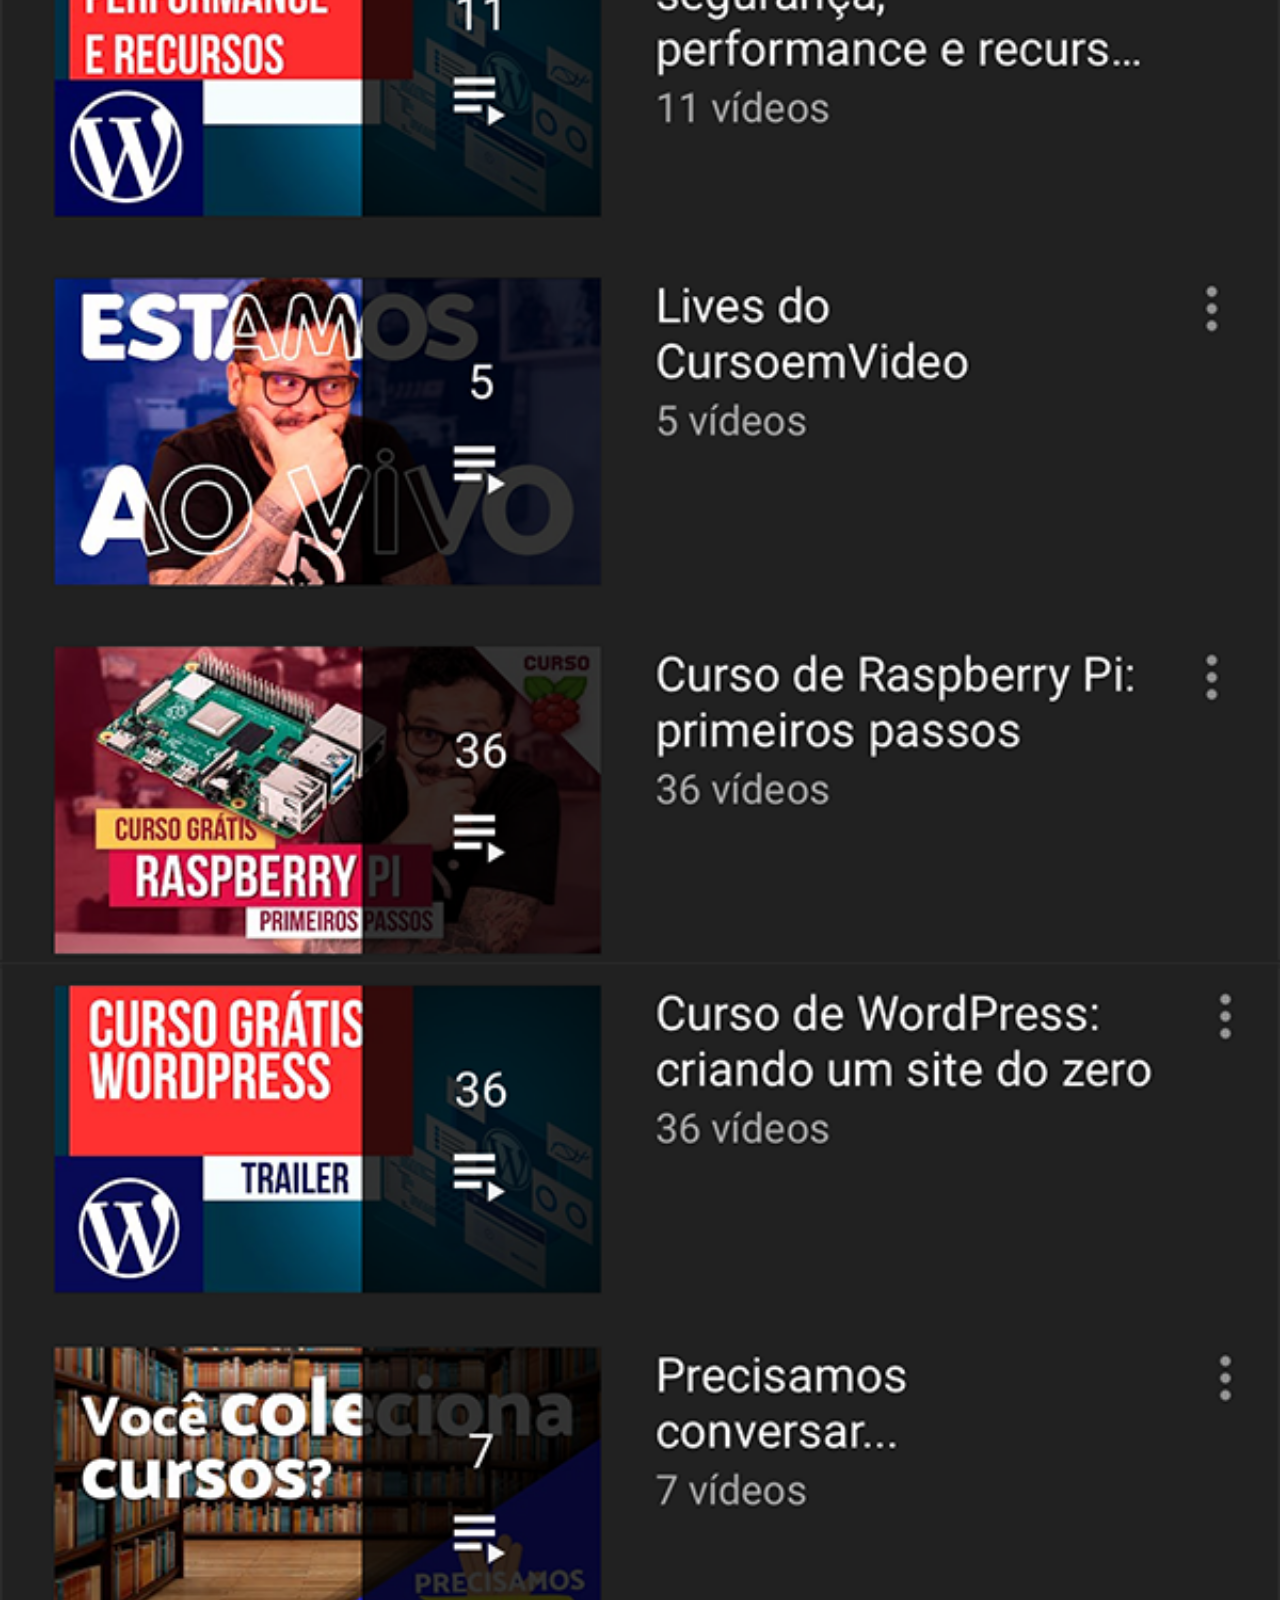
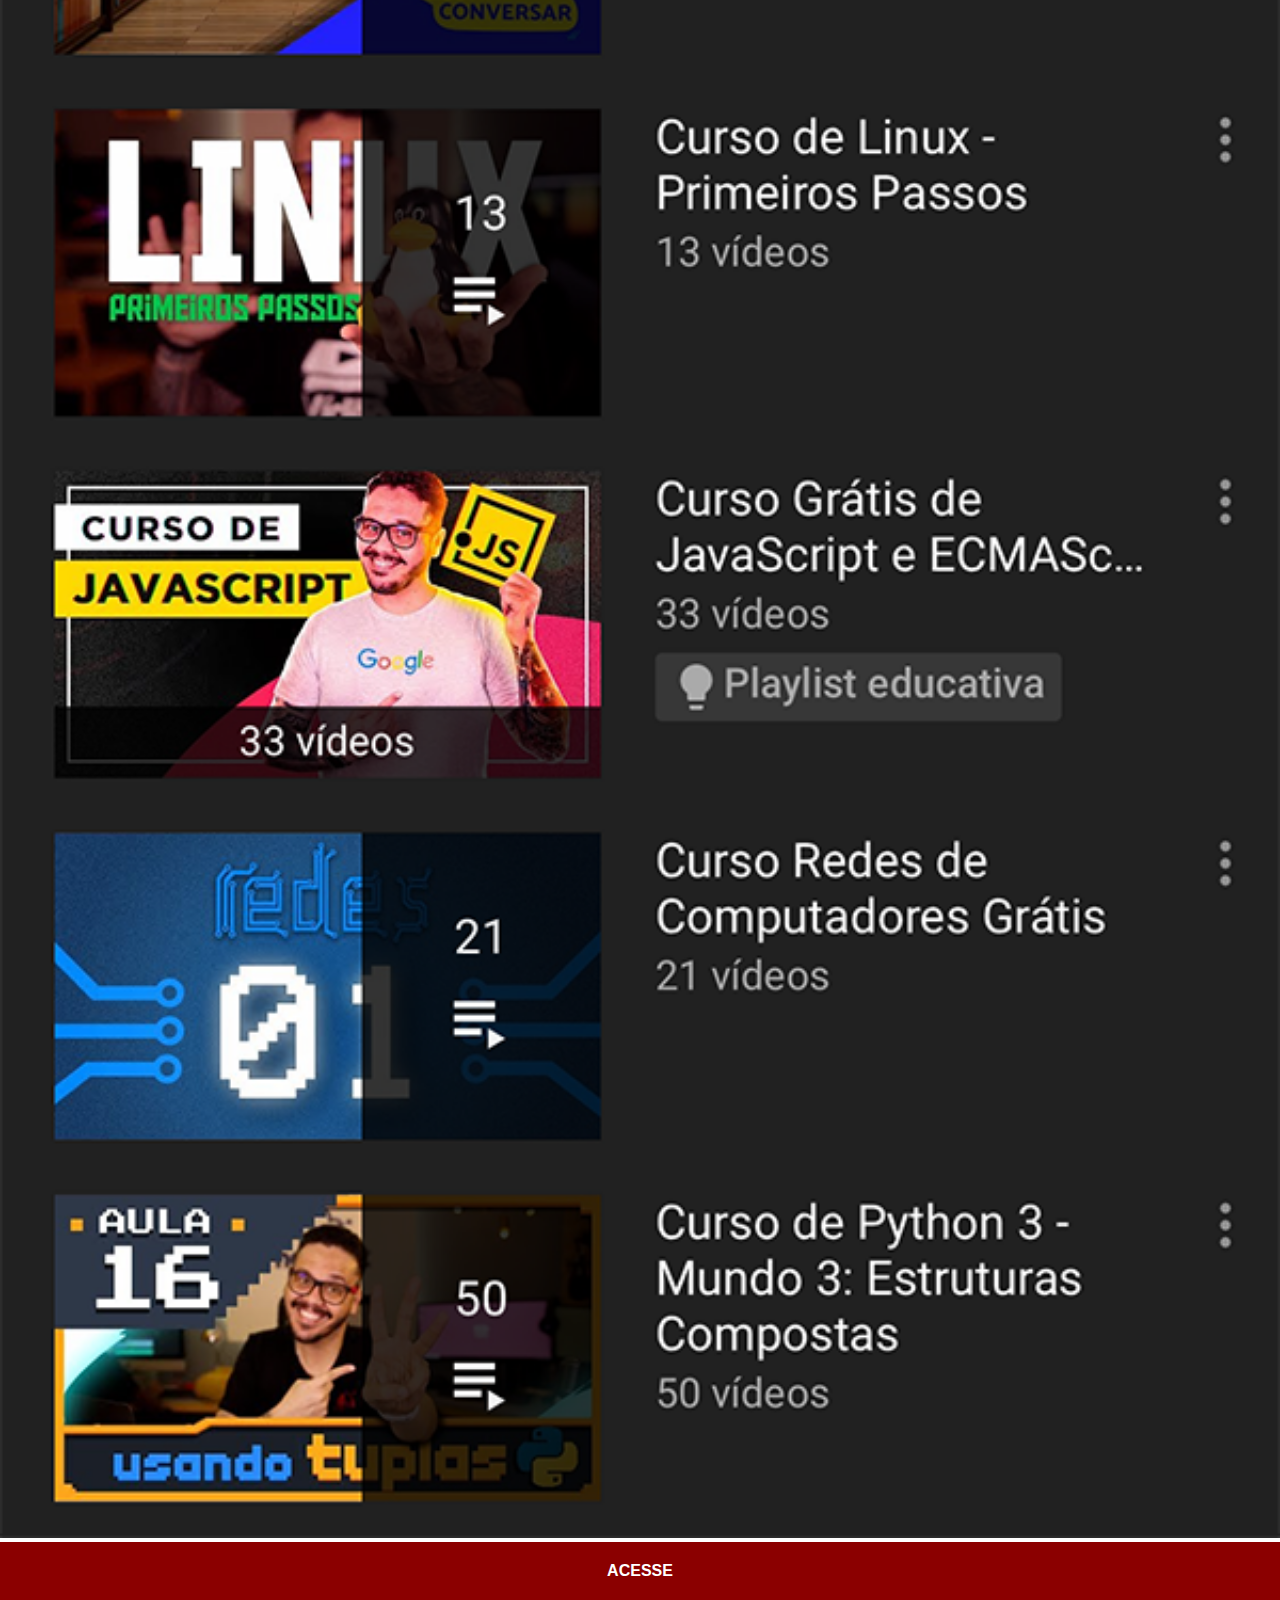
<file: youtube.html>
<!DOCTYPE html>
<html lang="pt-br">
<head>
    <meta charset="UTF-8">
    <meta name="viewport" content="width=device-width, initial-scale=1.0">
    <title>YouTube</title>
    <link rel="stylesheet" href="estilos/social.css">
</head>
<body>
    <img src="imagens/tela-youtube.png" alt="YouTube">
    <a href="https://youtube.com/user/cursoemvideo/playlists" target="_blank">ACESSE</a>
</body>
</html>
</file>
<file: estilos/style.css>
@charset "UTF-8";

*{
    margin: 0px;
    padding: 0px;
    font-family: Arial, Helvetica, sans-serif;
}

html,body{
    height: 100vh;
    width: 100vw;
    background-color: black;
}

body{
    background: url('../imagens/fundo-madeira.jpg') no-repeat top center;
    background-size: cover;
    background-attachment: fixed;
}

main {
    position: relative;
    height: 100vh;
    

    
}

section#telefone {
    position: absolute;
    top: 50%;
    left: 50%;
    transform: translate(-50%, -50%);
    height: 627px;
    width: 311px;
    background:url('../imagens/frame-iphone.png') no-repeat;
}

iframe#tela {
    position: relative;
    top: 80px;
    left: 22px;
    width: 267px;
    height: 471px;
}
section#redes-sociais {
    text-align: right;
}

section#redes-sociais img {
    width: 50px;
    margin: 10px;
    border-radius: 50%;
    box-shadow: 2px 2px 5px rgba(0, 0, 0, 0.400);
    box-sizing: border-box;
    
}

section#redes-sociais img:hover{
    border: 2px solid rgba(255, 255, 255, 0.637);
    transform: translate(-3px, -3px);
    box-shadow: 5px 5px 10px rgba(0, 0, 0, 0.623);
    transition: transform .3s;
}
</file>
<file: estilos/social.css>
@charset "UTF-8";

*{
    margin: 0px;
    padding: 0px;
    font-family: Arial, Helvetica, sans-serif;
}

::-webkit-scrollbar {
    width: 0px;
    height: 0px;
}

img {
    width: 100vw;
}

a {
    display: block;
    background-color: darkred;
    color: white;
    padding: 20px;
    text-align: center;
    font-weight: bolder;
    text-decoration: none;
}

a:hover{
    background-color: red;
}
</file>
